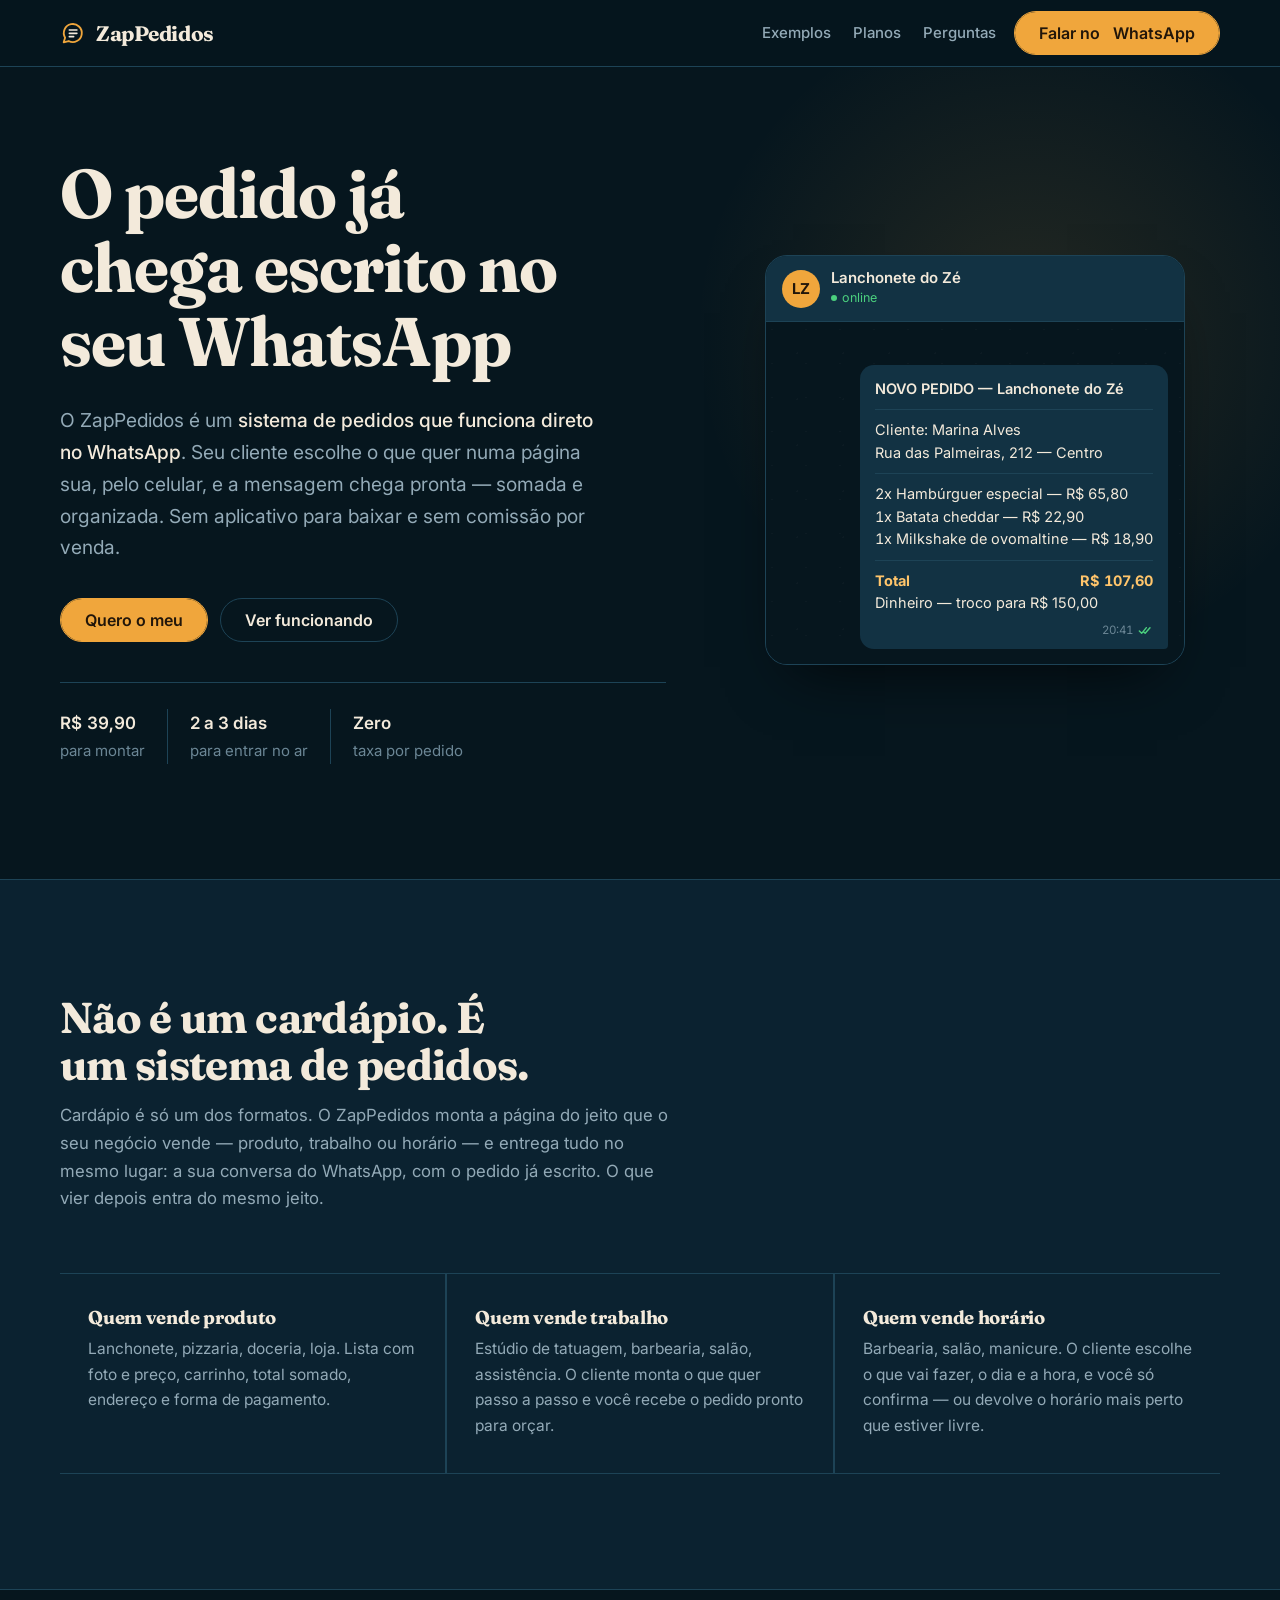
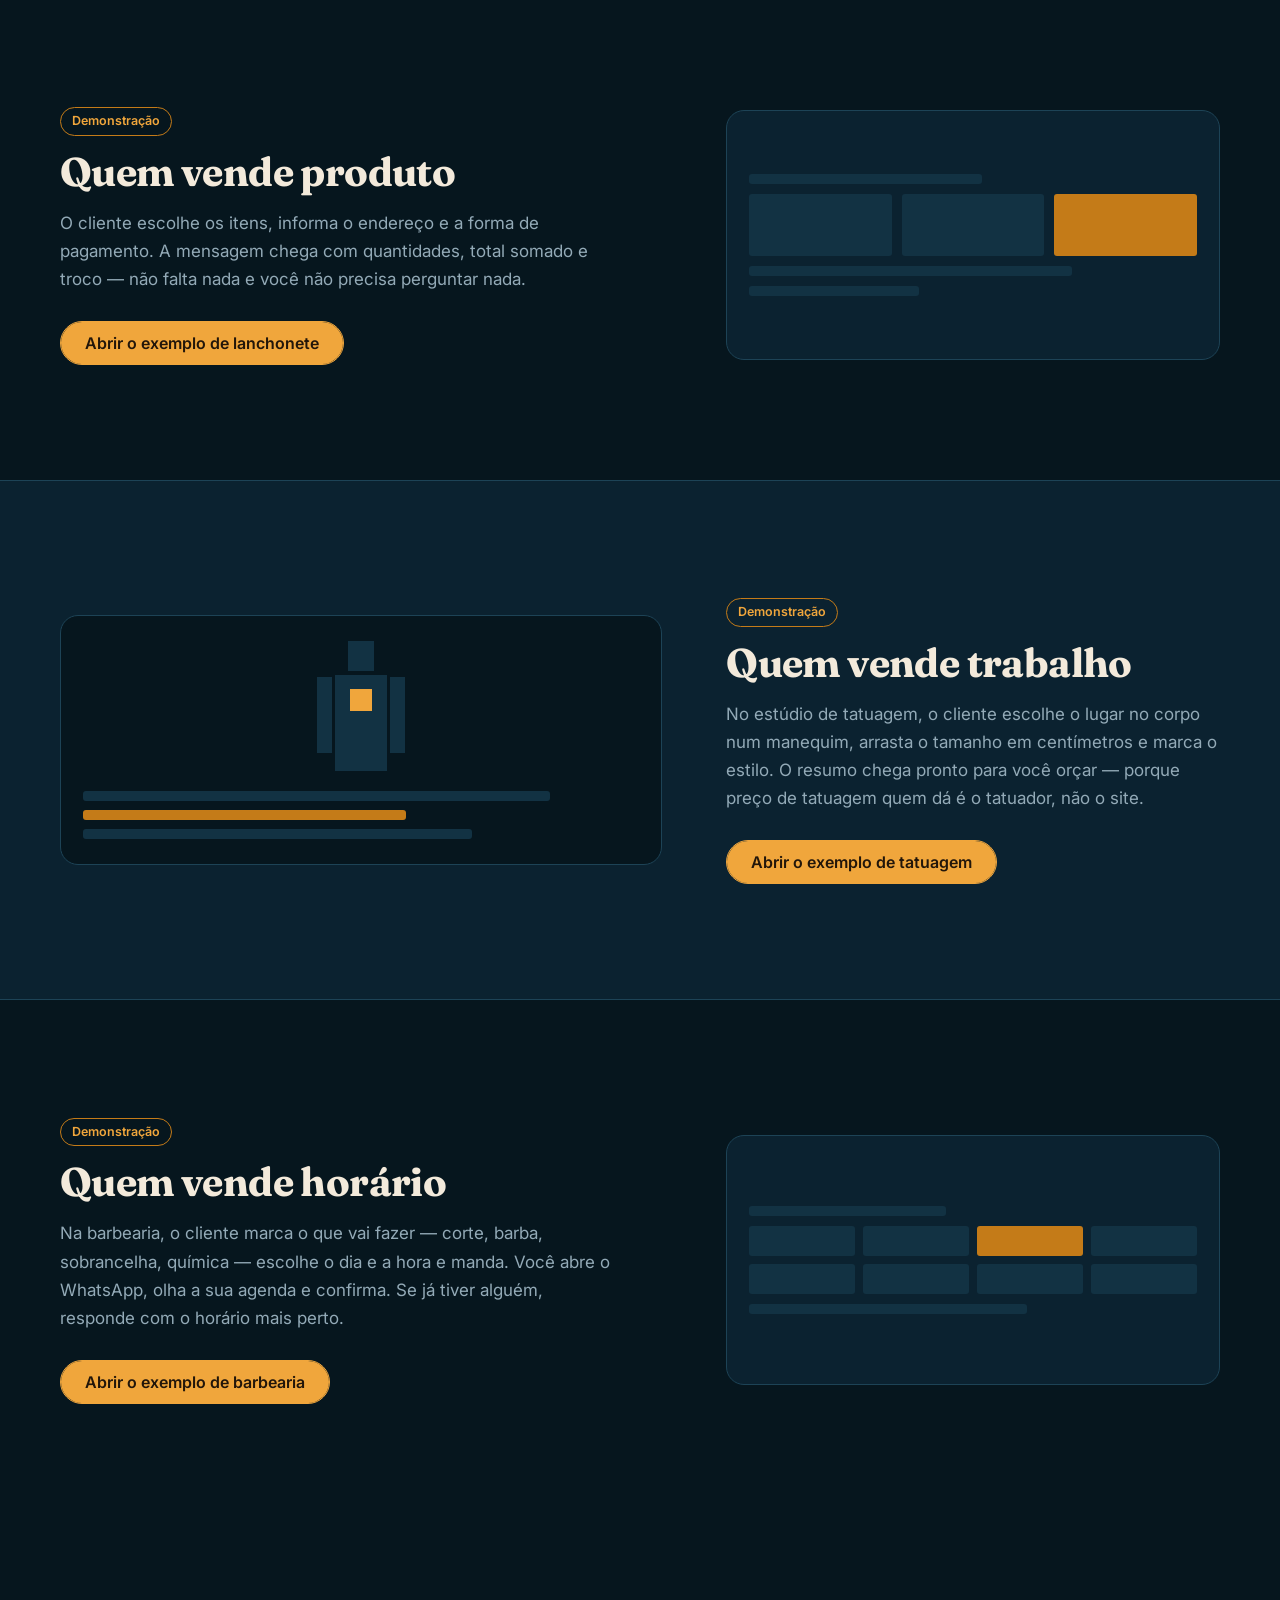
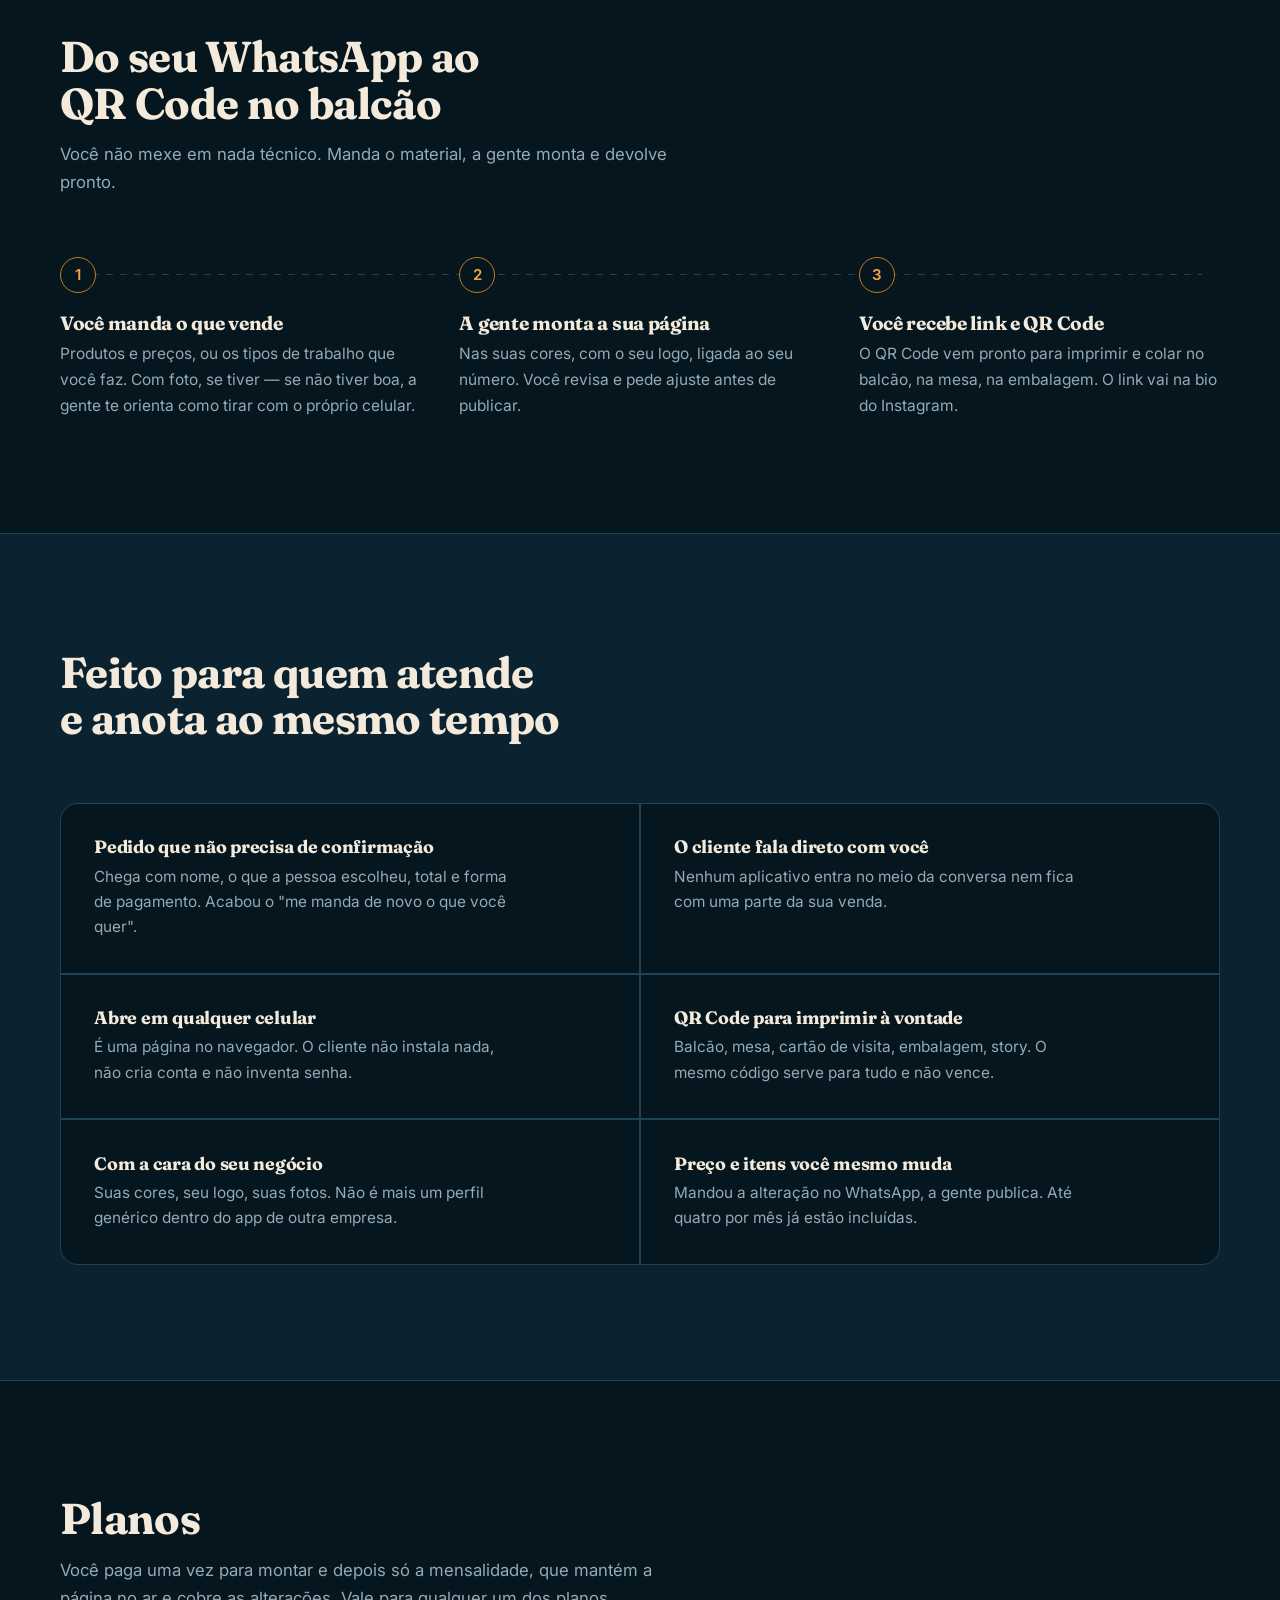
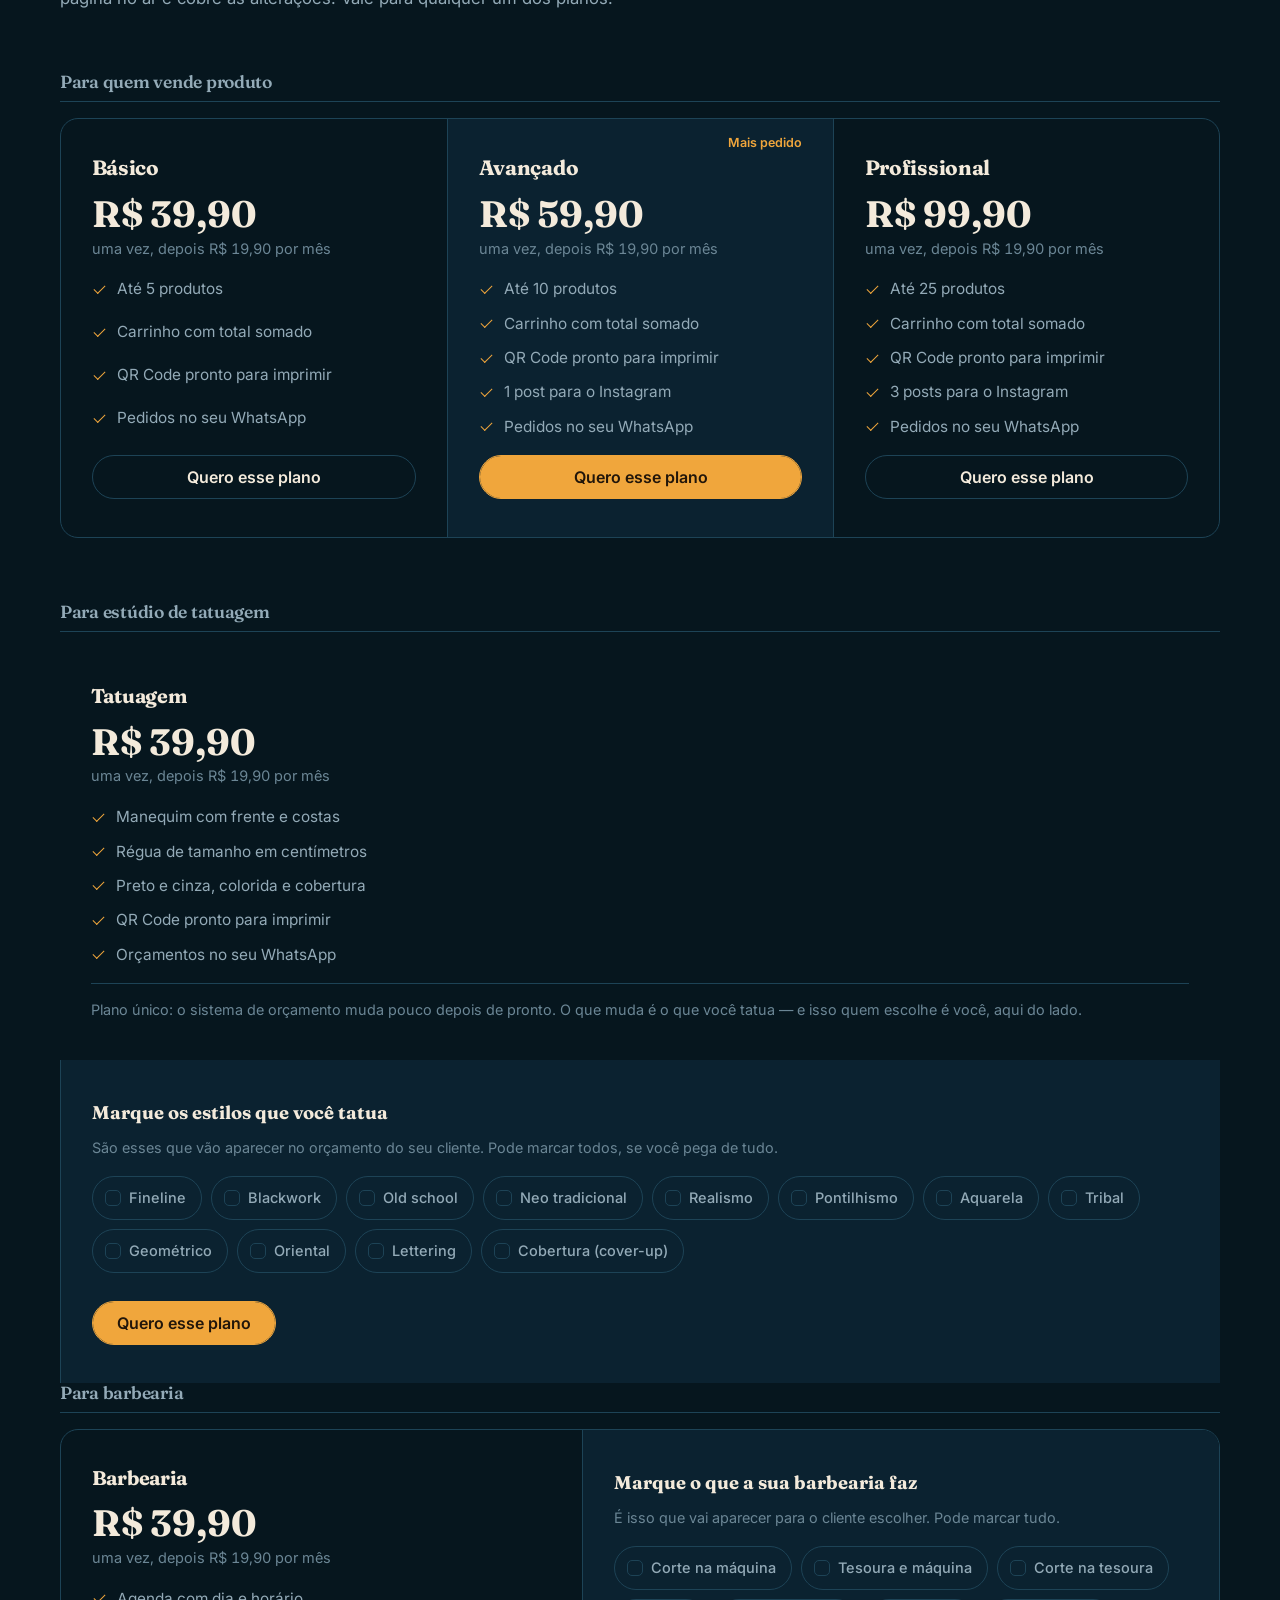
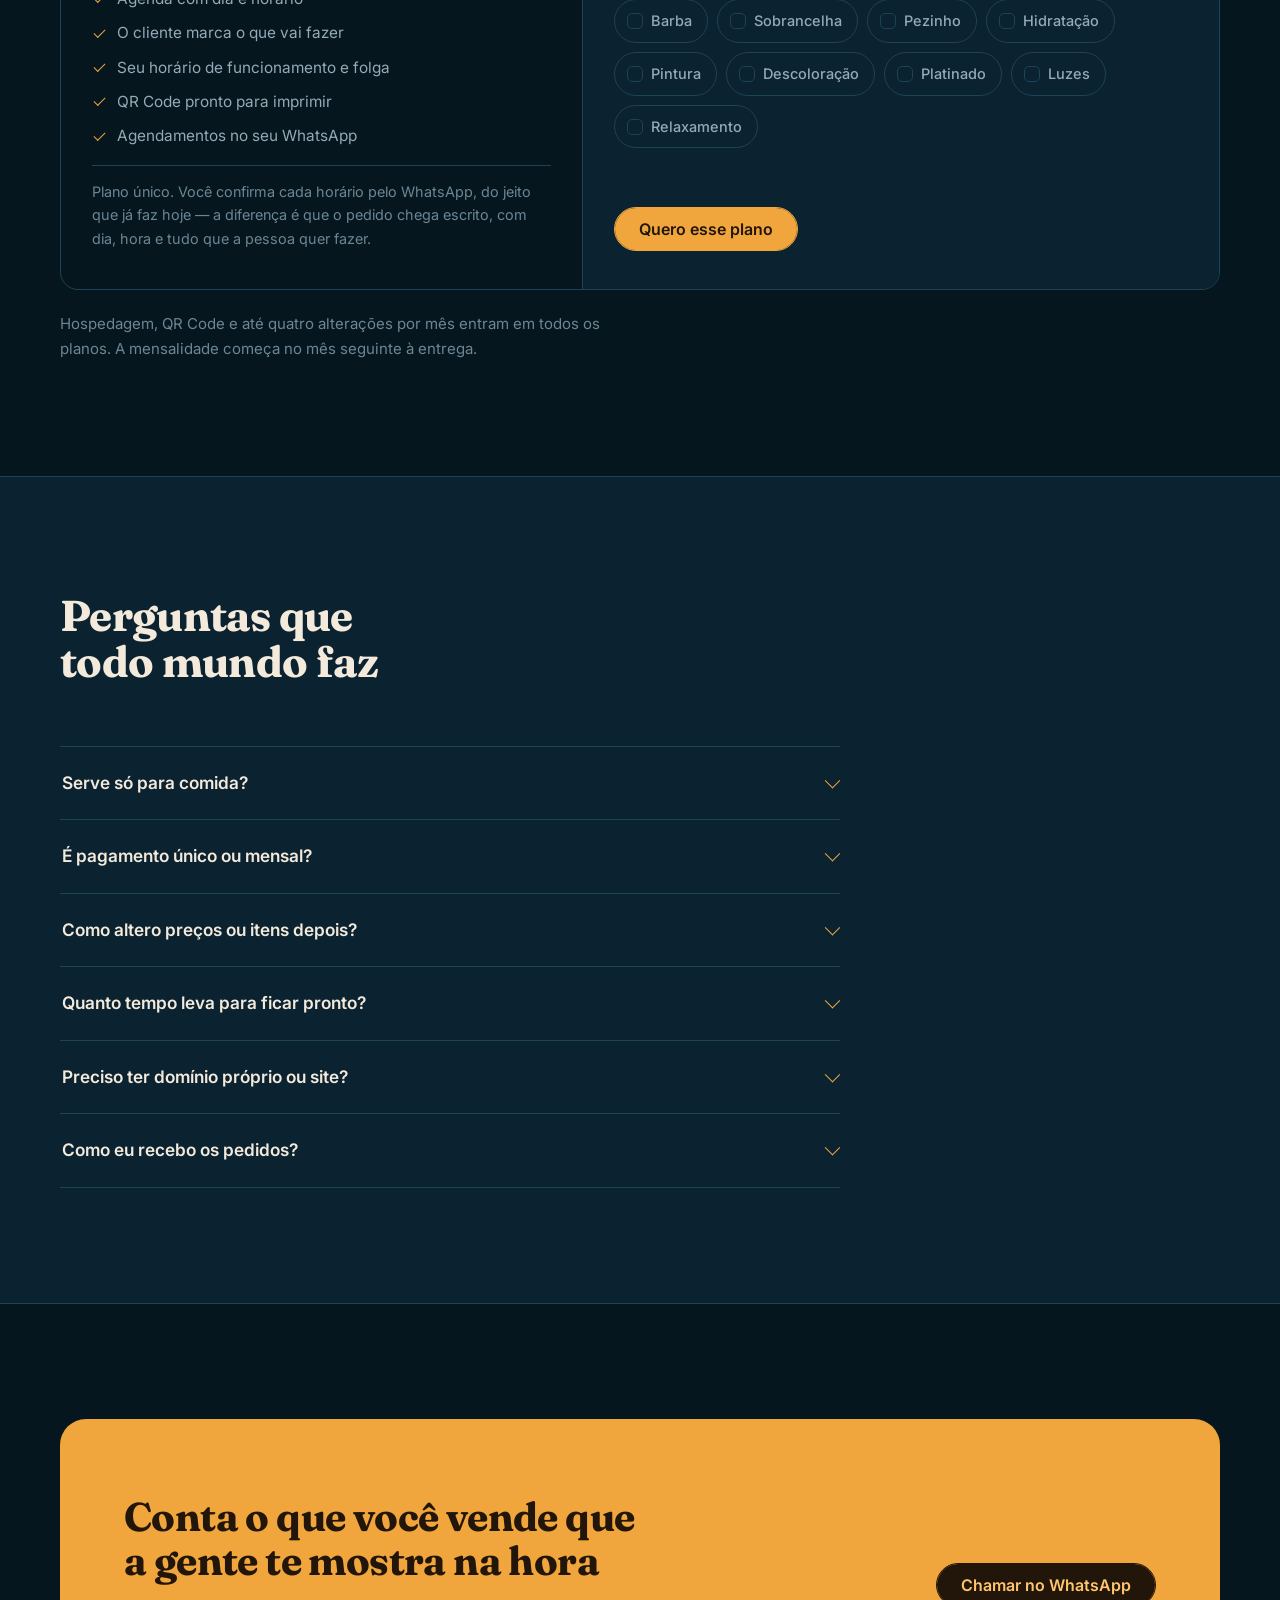
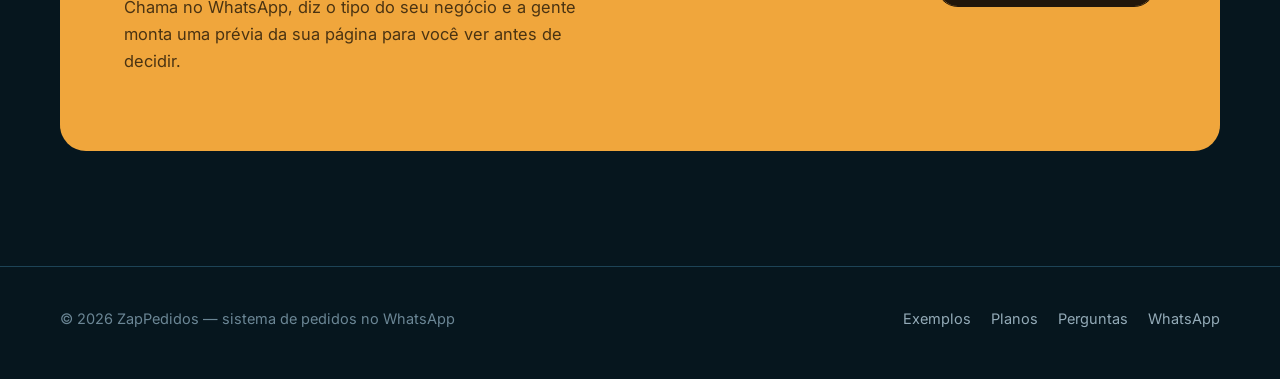
<file: index.html>
<!DOCTYPE html>
<html lang="pt-BR">
<head>
<meta charset="UTF-8">
<meta name="viewport" content="width=device-width, initial-scale=1.0">
<title>Sistema de pedidos direto no WhatsApp | ZapPedidos</title>
<meta name="description" content="O ZapPedidos é um sistema de pedidos que funciona direto no WhatsApp. Seu cliente escolhe numa página sua, pelo celular, e a mensagem chega pronta. Serve para quem vende produto, trabalho ou horário. A partir de R$ 39,90.">
<link rel="canonical" href="https://zappedidos.shop/">
<meta name="robots" content="index,follow,max-image-preview:large">
<meta name="theme-color" content="#06161E">

<link rel="icon" type="image/png" href="favicon.png">
<link rel="apple-touch-icon" href="apple-touch-icon.png">

<meta property="og:type" content="website">
<meta property="og:site_name" content="ZapPedidos">
<meta property="og:locale" content="pt_BR">
<meta property="og:url" content="https://zappedidos.shop/">
<meta property="og:title" content="Sistema de pedidos direto no WhatsApp">
<meta property="og:description" content="Seu cliente escolhe numa página sua e o pedido chega escrito no seu WhatsApp. Para quem vende produto, trabalho ou horário. Sem aplicativo e sem comissão por venda.">
<meta property="og:image" content="https://zappedidos.shop/img/og-image.png">
<meta property="og:image:width" content="1200">
<meta property="og:image:height" content="630">
<meta property="og:image:alt" content="ZapPedidos — o pedido chega escrito no WhatsApp">
<meta name="twitter:card" content="summary_large_image">
<meta name="twitter:title" content="Sistema de pedidos direto no WhatsApp">
<meta name="twitter:description" content="Seu cliente escolhe numa página sua e o pedido chega escrito no seu WhatsApp.">
<meta name="twitter:image" content="https://zappedidos.shop/img/og-image.png">

<link rel="preconnect" href="https://fonts.googleapis.com">
<link rel="preconnect" href="https://fonts.gstatic.com" crossorigin>
<link href="https://fonts.googleapis.com/css2?family=Fraunces:opsz,wght@9..144,600;9..144,700&family=Inter:wght@400;500;600;700&display=swap" rel="stylesheet">
<link rel="stylesheet" href="assets/css/tema.css">
<link rel="stylesheet" href="assets/css/home.css">
</head>
<body>

<header class="topo">
  <div class="col topo-in">
    <a class="marca" href="/">
      <svg viewBox="0 0 24 24" fill="none" aria-hidden="true">
        <path d="M3.4 20.6l1.3-4.3A8.3 8.3 0 1 1 8 19.4l-4.6 1.2z" stroke="#F0A63C" stroke-width="1.7" stroke-linejoin="round"/>
        <path d="M8.6 9.2h7M8.6 12.3h7M8.6 15.4h4" stroke="#F3EADB" stroke-width="1.5" stroke-linecap="round"/>
      </svg>
      ZapPedidos
    </a>
    <nav>
      <a href="#exemplos">Exemplos</a>
      <a href="#planos">Planos</a>
      <a href="#perguntas">Perguntas</a>
    </nav>
    <a class="btn btn-acao" data-zap="Olá! Vim pelo site do ZapPedidos e queria saber mais."><span class="so-largo">Falar no&nbsp;</span>WhatsApp</a>
  </div>
</header>

<main>

<!-- ============ abertura ============ -->
<section class="abertura">
  <div class="col abertura-grade">
    <div>
      <h1>O pedido já chega escrito no seu WhatsApp</h1>
      <p class="apoio">O ZapPedidos é um <b>sistema de pedidos que funciona direto no WhatsApp</b>. Seu cliente escolhe o que quer numa página sua, pelo celular, e a mensagem chega pronta — somada e organizada. Sem aplicativo para baixar e sem comissão por venda.</p>
      <div class="abertura-acoes">
        <a class="btn btn-acao" data-zap="Olá! Quero um sistema de pedidos do ZapPedidos para o meu negócio.">Quero o meu</a>
        <a class="btn btn-linha" href="#exemplos">Ver funcionando</a>
      </div>
      <ul class="fatos">
        <li><b class="num">R$ 39,90</b> para montar</li>
        <li><b>2 a 3 dias</b> para entrar no ar</li>
        <li><b>Zero</b> taxa por pedido</li>
      </ul>
    </div>

    <!-- a conversa: o produto inteiro em uma imagem -->
    <div class="conversa" id="conversa" aria-label="Exemplo de pedido recebido no WhatsApp">
      <div class="conversa-topo">
        <div class="conversa-foto" aria-hidden="true">LZ</div>
        <div>
          <div class="conversa-nome">Lanchonete do Zé</div>
          <div class="conversa-estado">online</div>
        </div>
      </div>
      <div class="conversa-corpo" id="conversa-corpo">
        <div class="digitando" id="digitando" aria-hidden="true"><span></span><span></span><span></span></div>

        <div class="balao" id="balao" hidden>
          <p class="linha forte">NOVO PEDIDO — Lanchonete do Zé</p>
          <div class="divisao"></div>
          <p class="linha">Cliente: Marina Alves</p>
          <p class="linha">Rua das Palmeiras, 212 — Centro</p>
          <div class="divisao"></div>
          <p class="linha num">2x Hambúrguer especial — R$ 65,80</p>
          <p class="linha num">1x Batata cheddar — R$ 22,90</p>
          <p class="linha num">1x Milkshake de ovomaltine — R$ 18,90</p>
          <div class="divisao"></div>
          <p class="total num"><span>Total</span><span>R$ 107,60</span></p>
          <p class="linha">Dinheiro — troco para R$ 150,00</p>
          <p class="rodape-balao">
            <span class="num">20:41</span>
            <svg viewBox="0 0 18 18" fill="none" aria-hidden="true">
              <path d="M1.6 9.6l2.8 2.8 5.6-6.8M7.4 11.2l1.2 1.2 5.8-6.8" stroke="currentColor" stroke-width="1.7" stroke-linecap="round" stroke-linejoin="round"/>
            </svg>
          </p>
        </div>
      </div>
    </div>
  </div>
</section>

<!-- ============ o que é ============ -->
<section class="faixa faixa-escura">
  <div class="col">
    <div class="cabeca surge">
      <h2>Não é um cardápio. É um sistema de pedidos.</h2>
      <p>Cardápio é só um dos formatos. O ZapPedidos monta a página do jeito que o seu negócio vende — produto, trabalho ou horário — e entrega tudo no mesmo lugar: a sua conversa do WhatsApp, com o pedido já escrito. O que vier depois entra do mesmo jeito.</p>
    </div>
    <div class="trio surge">
      <div class="trio-item">
        <h3>Quem vende produto</h3>
        <p>Lanchonete, pizzaria, doceria, loja. Lista com foto e preço, carrinho, total somado, endereço e forma de pagamento.</p>
      </div>
      <div class="trio-item">
        <h3>Quem vende trabalho</h3>
        <p>Estúdio de tatuagem, barbearia, salão, assistência. O cliente monta o que quer passo a passo e você recebe o pedido pronto para orçar.</p>
      </div>
      <div class="trio-item">
        <h3>Quem vende horário</h3>
        <p>Barbearia, salão, manicure. O cliente escolhe o que vai fazer, o dia e a hora, e você só confirma — ou devolve o horário mais perto que estiver livre.</p>
      </div>
    </div>
  </div>
</section>

<!-- ============ exemplo 1: produto ============ -->
<section class="faixa" id="exemplos">
  <div class="col mostra surge">
    <div class="mostra-texto">
      <span class="etiqueta">Demonstração</span>
      <h2>Quem vende produto</h2>
      <p>O cliente escolhe os itens, informa o endereço e a forma de pagamento. A mensagem chega com quantidades, total somado e troco — não falta nada e você não precisa perguntar nada.</p>
      <a class="btn btn-acao" href="restaurantes/cardapio.html">Abrir o exemplo de lanchonete</a>
    </div>
    <div class="tela" aria-hidden="true">
      <i style="width:52%"></i>
      <div class="fileira"><i></i><i></i><i class="destaque"></i></div>
      <i style="width:72%"></i>
      <i style="width:38%"></i>
    </div>
  </div>
</section>

<!-- ============ exemplo 2: trabalho ============ -->
<section class="faixa faixa-escura">
  <div class="col mostra mostra-invertida surge">
    <div class="mostra-texto">
      <span class="etiqueta">Demonstração</span>
      <h2>Quem vende trabalho</h2>
      <p>No estúdio de tatuagem, o cliente escolhe o lugar no corpo num manequim, arrasta o tamanho em centímetros e marca o estilo. O resumo chega pronto para você orçar — porque preço de tatuagem quem dá é o tatuador, não o site.</p>
      <a class="btn btn-acao" href="tattoo/tattoo.html">Abrir o exemplo de tatuagem</a>
    </div>
    <div class="tela" aria-hidden="true">
      <div class="corpo-mini">
        <i class="mini-cabeca"></i>
        <i class="mini-tronco"></i>
        <i class="mini-braco"></i>
        <i class="mini-braco dir"></i>
        <i class="mini-marca"></i>
      </div>
      <div class="pilha">
        <i style="width:84%"></i>
        <i class="destaque" style="width:58%"></i>
        <i style="width:70%"></i>
      </div>
    </div>
  </div>
</section>

<!-- ============ exemplo 3: horário ============ -->
<section class="faixa">
  <div class="col mostra surge">
    <div class="mostra-texto">
      <span class="etiqueta">Demonstração</span>
      <h2>Quem vende horário</h2>
      <p>Na barbearia, o cliente marca o que vai fazer — corte, barba, sobrancelha, química — escolhe o dia e a hora e manda. Você abre o WhatsApp, olha a sua agenda e confirma. Se já tiver alguém, responde com o horário mais perto.</p>
      <a class="btn btn-acao" href="barbearia/agenda.html">Abrir o exemplo de barbearia</a>
    </div>
    <div class="tela" aria-hidden="true">
      <i style="width:44%"></i>
      <div class="agenda-mini">
        <i></i><i></i><i class="destaque"></i><i></i>
        <i></i><i></i><i></i><i></i>
      </div>
      <i style="width:62%"></i>
    </div>
  </div>
</section>

<!-- ============ como funciona ============ -->
<section class="faixa">
  <div class="col">
    <div class="cabeca surge">
      <h2>Do seu WhatsApp ao QR Code no balcão</h2>
      <p>Você não mexe em nada técnico. Manda o material, a gente monta e devolve pronto.</p>
    </div>
    <div class="trilho">
      <div class="etapa surge">
        <h3>Você manda o que vende</h3>
        <p>Produtos e preços, ou os tipos de trabalho que você faz. Com foto, se tiver — se não tiver boa, a gente te orienta como tirar com o próprio celular.</p>
      </div>
      <div class="etapa surge">
        <h3>A gente monta a sua página</h3>
        <p>Nas suas cores, com o seu logo, ligada ao seu número. Você revisa e pede ajuste antes de publicar.</p>
      </div>
      <div class="etapa surge">
        <h3>Você recebe link e QR Code</h3>
        <p>O QR Code vem pronto para imprimir e colar no balcão, na mesa, na embalagem. O link vai na bio do Instagram.</p>
      </div>
    </div>
  </div>
</section>

<!-- ============ vantagens ============ -->
<section class="faixa faixa-escura">
  <div class="col">
    <div class="cabeca surge">
      <h2>Feito para quem atende e anota ao mesmo tempo</h2>
    </div>
    <div class="vantagens surge">
      <div class="vantagem">
        <h3>Pedido que não precisa de confirmação</h3>
        <p>Chega com nome, o que a pessoa escolheu, total e forma de pagamento. Acabou o "me manda de novo o que você quer".</p>
      </div>
      <div class="vantagem">
        <h3>O cliente fala direto com você</h3>
        <p>Nenhum aplicativo entra no meio da conversa nem fica com uma parte da sua venda.</p>
      </div>
      <div class="vantagem">
        <h3>Abre em qualquer celular</h3>
        <p>É uma página no navegador. O cliente não instala nada, não cria conta e não inventa senha.</p>
      </div>
      <div class="vantagem">
        <h3>QR Code para imprimir à vontade</h3>
        <p>Balcão, mesa, cartão de visita, embalagem, story. O mesmo código serve para tudo e não vence.</p>
      </div>
      <div class="vantagem">
        <h3>Com a cara do seu negócio</h3>
        <p>Suas cores, seu logo, suas fotos. Não é mais um perfil genérico dentro do app de outra empresa.</p>
      </div>
      <div class="vantagem">
        <h3>Preço e itens você mesmo muda</h3>
        <p>Mandou a alteração no WhatsApp, a gente publica. Até quatro por mês já estão incluídas.</p>
      </div>
    </div>
  </div>
</section>

<!-- ============ planos ============ -->
<section class="faixa" id="planos">
  <div class="col">
    <div class="cabeca surge">
      <h2>Planos</h2>
      <p>Você paga uma vez para montar e depois só a mensalidade, que mantém a página no ar e cobre as alterações. Vale para qualquer um dos planos.</p>
    </div>

    <h3 class="grupo-titulo surge">Para quem vende produto</h3>
    <div class="planos surge">
      <article class="plano">
        <h3>Básico</h3>
        <div>
          <div class="valor num">R$ 39,90</div>
          <div class="mensal num">uma vez, depois R$ 19,90 por mês</div>
        </div>
        <ul>
          <li>Até 5 produtos</li>
          <li>Carrinho com total somado</li>
          <li>QR Code pronto para imprimir</li>
          <li>Pedidos no seu WhatsApp</li>
        </ul>
        <a class="btn btn-linha" data-zap="Olá! Quero o plano Básico do ZapPedidos.">Quero esse plano</a>
      </article>

      <article class="plano plano-escolhido">
        <p class="marcador">Mais pedido</p>
        <h3>Avançado</h3>
        <div>
          <div class="valor num">R$ 59,90</div>
          <div class="mensal num">uma vez, depois R$ 19,90 por mês</div>
        </div>
        <ul>
          <li>Até 10 produtos</li>
          <li>Carrinho com total somado</li>
          <li>QR Code pronto para imprimir</li>
          <li>1 post para o Instagram</li>
          <li>Pedidos no seu WhatsApp</li>
        </ul>
        <a class="btn btn-acao" data-zap="Olá! Quero o plano Avançado do ZapPedidos.">Quero esse plano</a>
      </article>

      <article class="plano">
        <h3>Profissional</h3>
        <div>
          <div class="valor num">R$ 99,90</div>
          <div class="mensal num">uma vez, depois R$ 19,90 por mês</div>
        </div>
        <ul>
          <li>Até 25 produtos</li>
          <li>Carrinho com total somado</li>
          <li>QR Code pronto para imprimir</li>
          <li>3 posts para o Instagram</li>
          <li>Pedidos no seu WhatsApp</li>
        </ul>
        <a class="btn btn-linha" data-zap="Olá! Quero o plano Profissional do ZapPedidos.">Quero esse plano</a>
      </article>
    </div>

    <h3 class="grupo-titulo grupo-separado surge">Para estúdio de tatuagem</h3>
    <div class="plano-tattoo surge">
      <div class="servico-oferta">
        <h3>Tatuagem</h3>
        <div>
          <div class="valor num">R$ 39,90</div>
          <div class="mensal num">uma vez, depois R$ 19,90 por mês</div>
        </div>
        <ul>
          <li>Manequim com frente e costas</li>
          <li>Régua de tamanho em centímetros</li>
          <li>Preto e cinza, colorida e cobertura</li>
          <li>QR Code pronto para imprimir</li>
          <li>Orçamentos no seu WhatsApp</li>
        </ul>
        <p class="servico-nota">Plano único: o sistema de orçamento muda pouco depois de pronto. O que muda é o que você tatua — e isso quem escolhe é você, aqui do lado.</p>
      </div>

      <div class="servico-escolha">
        <h4>Marque os estilos que você tatua</h4>
        <p class="servico-dica">São esses que vão aparecer no orçamento do seu cliente. Pode marcar todos, se você pega de tudo.</p>
        <div class="estilos" id="estilos"></div>
        <a class="btn btn-acao" id="botao-tattoo">Quero esse plano</a>
      </div>
    </div>

    <h3 class="grupo-titulo surge">Para barbearia</h3>
    <div class="plano-servico surge">
      <div class="servico-oferta">
        <h3>Barbearia</h3>
        <div>
          <div class="valor num">R$ 39,90</div>
          <div class="mensal num">uma vez, depois R$ 19,90 por mês</div>
        </div>
        <ul>
          <li>Agenda com dia e horário</li>
          <li>O cliente marca o que vai fazer</li>
          <li>Seu horário de funcionamento e folga</li>
          <li>QR Code pronto para imprimir</li>
          <li>Agendamentos no seu WhatsApp</li>
        </ul>
        <p class="servico-nota">Plano único. Você confirma cada horário pelo WhatsApp, do jeito que já faz hoje — a diferença é que o pedido chega escrito, com dia, hora e tudo que a pessoa quer fazer.</p>
      </div>

      <div class="servico-escolha">
        <h4>Marque o que a sua barbearia faz</h4>
        <p class="servico-dica">É isso que vai aparecer para o cliente escolher. Pode marcar tudo.</p>
        <div class="estilos" id="servicos-barbearia"></div>
        <a class="btn btn-acao" id="botao-barbearia">Quero esse plano</a>
      </div>
    </div>

    <p class="nota">Hospedagem, QR Code e até quatro alterações por mês entram em todos os planos. A mensalidade começa no mês seguinte à entrega.</p>
  </div>
</section>

<!-- ============ perguntas ============ -->
<section class="faixa faixa-escura" id="perguntas">
  <div class="col">
    <div class="cabeca surge">
      <h2>Perguntas que todo mundo faz</h2>
    </div>
    <div class="perguntas surge">
      <details>
        <summary>Serve só para comida?</summary>
        <p>Não. O ZapPedidos é um sistema de pedidos, e comida é só o caso mais comum. Hoje já roda em estúdio de tatuagem, com manequim e régua de tamanho em vez de carrinho, e em barbearia, com agenda de dia e hora. Serve para salão, doceria, loja de roupa, assistência técnica e qualquer negócio que hoje anota pedido, orçamento ou horário no WhatsApp.</p>
      </details>
      <details>
        <summary>É pagamento único ou mensal?</summary>
        <p>Os dois. O valor do plano você paga uma vez, na montagem. Depois fica R$ 19,90 por mês, que mantém a página no ar e cobre as alterações do mês. Vale igual para o plano de tatuagem.</p>
      </details>
      <details>
        <summary>Como altero preços ou itens depois?</summary>
        <p>Manda no WhatsApp o que mudou e a gente publica. A mensalidade inclui até quatro alterações por mês, uma por semana na prática. Quem precisa mudar mais que isso, a gente combina um valor à parte.</p>
      </details>
      <details>
        <summary>Quanto tempo leva para ficar pronto?</summary>
        <p>De dois a três dias úteis depois que você mandar o material. Com tudo completo, costuma sair antes.</p>
      </details>
      <details>
        <summary>Preciso ter domínio próprio ou site?</summary>
        <p>Não precisa de nada. Sua página fica no nosso endereço, como zappedidos.shop/seunegocio, e a hospedagem já está no plano. Você não paga domínio nem servidor à parte.</p>
      </details>
      <details>
        <summary>Como eu recebo os pedidos?</summary>
        <p>No seu WhatsApp de sempre, o mesmo número que você já usa. Ao finalizar, o cliente abre uma conversa com você já com tudo escrito. Você só confirma.</p>
      </details>
    </div>
  </div>
</section>

<!-- ============ chamada final ============ -->
<section class="chamada">
  <div class="col">
    <div class="chamada-caixa surge">
      <div>
        <h2>Conta o que você vende que a gente te mostra na hora</h2>
        <p>Chama no WhatsApp, diz o tipo do seu negócio e a gente monta uma prévia da sua página para você ver antes de decidir.</p>
      </div>
      <a class="btn btn-claro" data-zap="Olá! Quero ver uma prévia da página do meu negócio.">Chamar no WhatsApp</a>
    </div>
  </div>
</section>

</main>

<footer class="rodape">
  <div class="col rodape-in">
    <span>© <span id="ano">2026</span> ZapPedidos — sistema de pedidos no WhatsApp</span>
    <nav>
      <a href="#exemplos">Exemplos</a>
      <a href="#planos">Planos</a>
      <a href="#perguntas">Perguntas</a>
      <a data-zap="Olá! Vim pelo site do ZapPedidos e queria saber mais.">WhatsApp</a>
    </nav>
  </div>
</footer>

<script type="application/ld+json">
{
  "@context":"https://schema.org",
  "@graph":[
    {"@type":"Service","name":"ZapPedidos — sistema de pedidos direto no WhatsApp",
     "url":"https://zappedidos.shop/","areaServed":"BR","inLanguage":"pt-BR",
     "description":"Sistema de pedidos com página própria, link e QR Code, que envia o pedido pronto para o WhatsApp do negócio. Para quem vende produto, quem vende trabalho e quem vende horário.",
     "offers":{"@type":"AggregateOffer","priceCurrency":"BRL","lowPrice":"39.90","highPrice":"99.90","offerCount":"5"}},
    {"@type":"FAQPage","mainEntity":[
      {"@type":"Question","name":"Serve só para comida?","acceptedAnswer":{"@type":"Answer","text":"Não. O ZapPedidos é um sistema de pedidos e comida é só o caso mais comum. Já roda em estúdio de tatuagem, com manequim e régua de tamanho, e em barbearia, com agenda de dia e hora. Serve para salão, doceria, loja e qualquer negócio que anote pedido, orçamento ou horário no WhatsApp."}},
      {"@type":"Question","name":"É pagamento único ou mensal?","acceptedAnswer":{"@type":"Answer","text":"O valor do plano é pago uma vez, na montagem. Depois fica R$ 19,90 por mês, que mantém a página no ar e cobre as alterações do mês."}},
      {"@type":"Question","name":"Como altero preços ou itens depois?","acceptedAnswer":{"@type":"Answer","text":"Manda no WhatsApp o que mudou e a gente publica. A mensalidade inclui até quatro alterações por mês."}},
      {"@type":"Question","name":"Quanto tempo leva para ficar pronto?","acceptedAnswer":{"@type":"Answer","text":"De dois a três dias úteis depois que você mandar o material."}},
      {"@type":"Question","name":"Preciso ter domínio próprio ou site?","acceptedAnswer":{"@type":"Answer","text":"Não. A página fica no nosso endereço, como zappedidos.shop/seunegocio, e a hospedagem já está no plano."}},
      {"@type":"Question","name":"Como eu recebo os pedidos?","acceptedAnswer":{"@type":"Answer","text":"No seu WhatsApp de sempre. Ao finalizar, o cliente abre uma conversa com você já com tudo escrito."}}
    ]}
  ]
}
</script>

<script src="assets/js/home.js"></script>
</body>
</html>
</file>
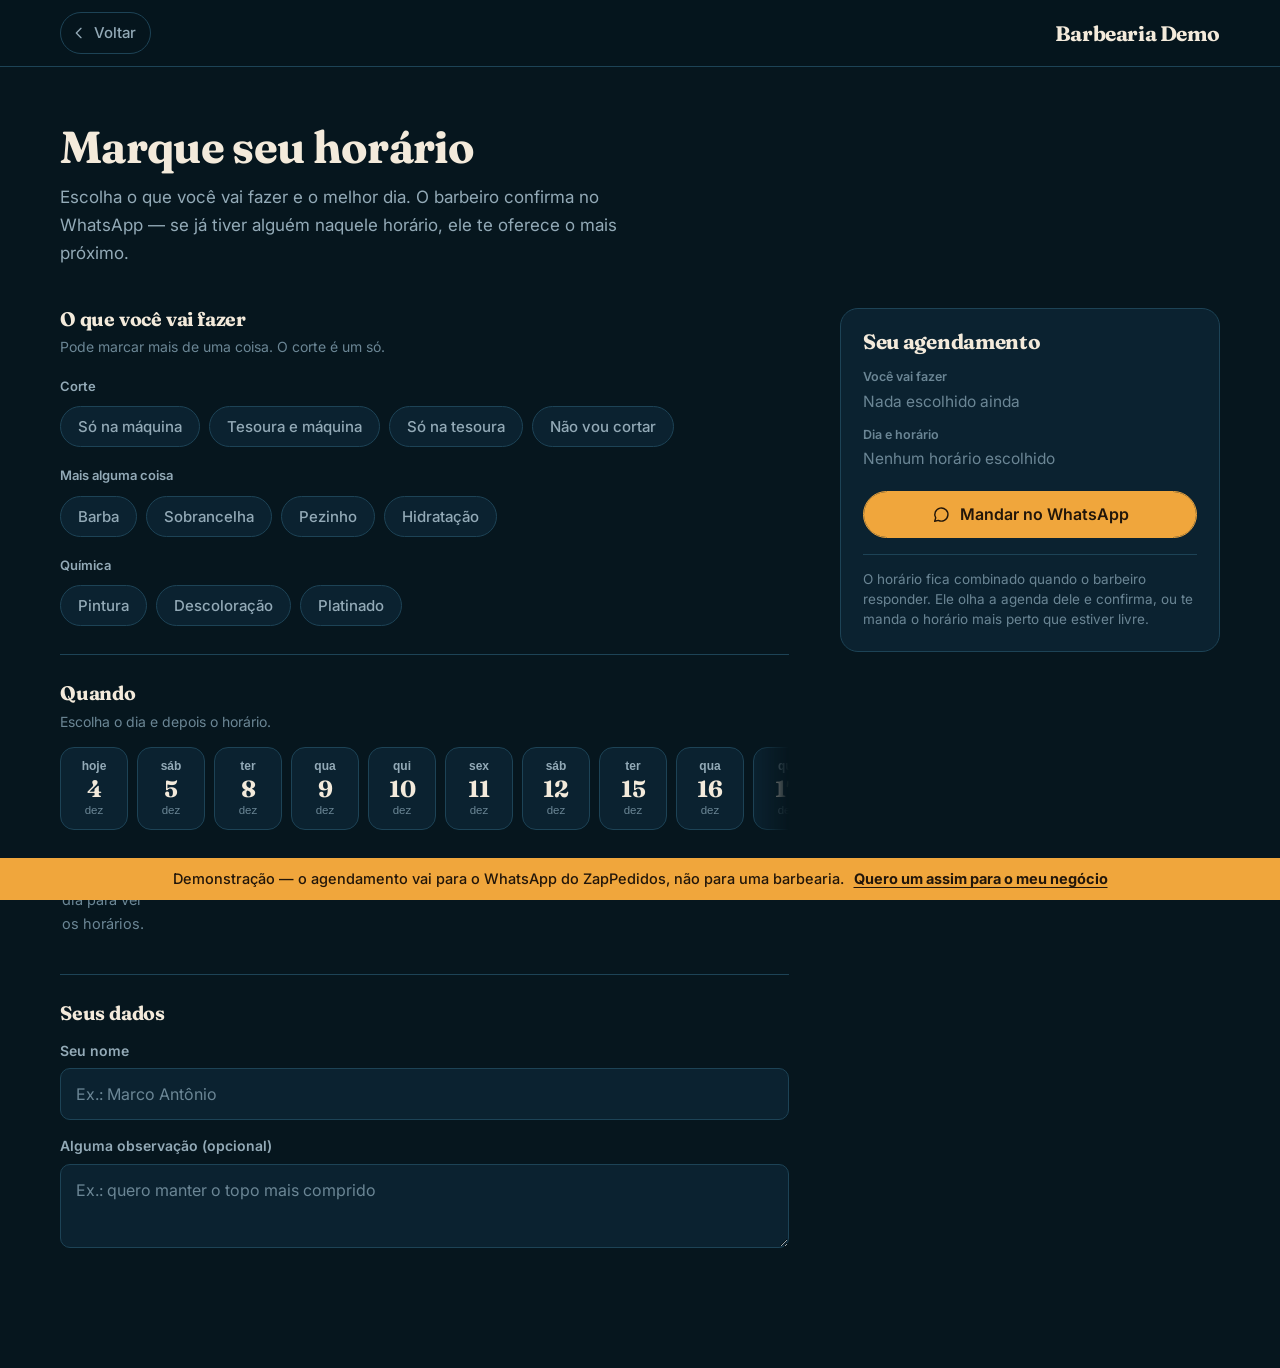
<file: barbearia/agenda.html>
<!DOCTYPE html>
<html lang="pt-BR">
<head>
<meta charset="UTF-8">
<meta name="viewport" content="width=device-width, initial-scale=1.0">
<title>Exemplo de agendamento de barbearia pelo WhatsApp | ZapPedidos</title>
<meta name="description" content="Demonstração do ZapPedidos para barbearia: o cliente escolhe o que vai fazer, o dia e o horário, e o pedido chega pronto no WhatsApp do barbeiro para confirmar.">
<link rel="canonical" href="https://zappedidos.shop/barbearia/agenda.html">
<meta name="robots" content="noindex,follow">
<meta name="theme-color" content="#06161E">

<link rel="icon" type="image/png" href="../favicon.png">
<link rel="apple-touch-icon" href="../apple-touch-icon.png">

<meta property="og:type" content="website">
<meta property="og:site_name" content="ZapPedidos">
<meta property="og:locale" content="pt_BR">
<meta property="og:url" content="https://zappedidos.shop/barbearia/agenda.html">
<meta property="og:title" content="Exemplo de agendamento de barbearia — ZapPedidos">
<meta property="og:description" content="Escolha o que vai fazer, o dia e o horário. O agendamento chega pronto no WhatsApp. É uma demonstração.">
<meta property="og:image" content="https://zappedidos.shop/img/og-image.png">
<meta property="og:image:width" content="1200">
<meta property="og:image:height" content="630">
<meta name="twitter:card" content="summary_large_image">
<meta name="twitter:image" content="https://zappedidos.shop/img/og-image.png">

<link rel="preconnect" href="https://fonts.googleapis.com">
<link rel="preconnect" href="https://fonts.gstatic.com" crossorigin>
<link href="https://fonts.googleapis.com/css2?family=Fraunces:opsz,wght@9..144,600;9..144,700&family=Inter:wght@400;500;600&display=swap" rel="stylesheet">
<link rel="stylesheet" href="../assets/css/tema.css">
<link rel="stylesheet" href="../assets/css/barbearia.css">
</head>
<body class="tem-aviso">

<header class="topo">
  <div class="col topo-in">
    <a class="voltar" href="../index.html">
      <svg viewBox="0 0 24 24" fill="none" aria-hidden="true">
        <path d="M15 5l-7 7 7 7" stroke="currentColor" stroke-width="2" stroke-linecap="round" stroke-linejoin="round"/>
      </svg>
      Voltar
    </a>
    <span class="marca" style="margin-left:auto;margin-right:0">Barbearia Demo</span>
  </div>
</header>

<section class="capa-barbearia">
  <div class="col">
    <h1>Marque seu horário</h1>
    <p>Escolha o que você vai fazer e o melhor dia. O barbeiro confirma no WhatsApp — se já tiver alguém naquele horário, ele te oferece o mais próximo.</p>
  </div>
</section>

<main class="col marcacao">

  <form class="controles" id="forma" novalidate>

    <section class="passo" role="group" aria-labelledby="t1">
      <h2 class="passo-titulo" id="t1">O que você vai fazer</h2>
      <p class="dica">Pode marcar mais de uma coisa. O corte é um só.</p>

      <p class="rotulo-grupo">Corte</p>
      <div class="opcoes" id="lista-corte"></div>

      <p class="rotulo-grupo">Mais alguma coisa</p>
      <div class="opcoes" id="lista-extras"></div>

      <p class="rotulo-grupo">Química</p>
      <div class="opcoes" id="lista-quimica"></div>
    </section>

    <section class="passo" role="group" aria-labelledby="t2">
      <h2 class="passo-titulo" id="t2">Quando</h2>
      <p class="dica">Escolha o dia e depois o horário.</p>
      <div class="dias" id="dias" role="group" aria-label="Dia"></div>
      <div class="horarios" id="horarios" role="group" aria-label="Horário"></div>
    </section>

    <section class="passo" role="group" aria-labelledby="t3">
      <h2 class="passo-titulo" id="t3">Seus dados</h2>
      <div class="campo">
        <label for="nome">Seu nome</label>
        <input type="text" id="nome" placeholder="Ex.: Marco Antônio" autocomplete="name">
      </div>
      <div class="campo">
        <label for="recado">Alguma observação (opcional)</label>
        <textarea id="recado" placeholder="Ex.: quero manter o topo mais comprido"></textarea>
      </div>
    </section>
  </form>

  <aside class="resumo" aria-label="Resumo do agendamento">
    <h2>Seu agendamento</h2>
    <dl>
      <div>
        <dt>Você vai fazer</dt>
        <dd id="resumo-servicos" class="vazio">Nada escolhido ainda</dd>
      </div>
      <div>
        <dt>Dia e horário</dt>
        <dd id="resumo-quando" class="vazio">Nenhum horário escolhido</dd>
      </div>
    </dl>

    <button type="submit" form="forma" class="btn btn-acao">
      <svg viewBox="0 0 24 24" fill="none" aria-hidden="true">
        <path d="M3.4 20.6l1.3-4.3A8.3 8.3 0 1 1 8 19.4l-4.6 1.2z" stroke="currentColor" stroke-width="1.8" stroke-linejoin="round"/>
      </svg>
      Mandar no WhatsApp
    </button>
    <p class="erro" id="erro" role="alert"></p>

    <p class="combinado">O horário fica combinado quando o barbeiro responder. Ele olha a agenda dele e confirma, ou te manda o horário mais perto que estiver livre.</p>
  </aside>
</main>

<p class="aviso-demo">
  Demonstração — o agendamento vai para o WhatsApp do ZapPedidos, não para uma barbearia.
  <a href="../index.html">Quero um assim para o meu negócio</a>
</p>

<script>
/* Para montar a página de um cliente: copie este arquivo, troque
   whatsapp, loja, horários e serviços, e ponha demo: false. */
window.ZAP = {
  whatsapp: "5524992346329",
  loja: "Barbearia Demo",
  demo: true,

  /* agenda */
  dias: 14,                 /* quantos dias para a frente mostrar */
  fechado: [0, 1],          /* 0 = domingo, 1 = segunda */
  abre: "09:00",
  fecha: "19:00",
  passo: 30,                /* de quantos em quantos minutos */
  almoco: ["12:00", "13:30"],

  /* o que a barbearia faz */
  corte: [
    "Só na máquina",
    "Tesoura e máquina",
    "Só na tesoura",
    "Não vou cortar"
  ],
  extras: [
    "Barba",
    "Sobrancelha",
    "Pezinho",
    "Hidratação"
  ],
  quimica: [
    "Pintura",
    "Descoloração",
    "Platinado"
  ]
};
</script>
<script src="../assets/js/barbearia.js"></script>

</body>
</html>
</file>
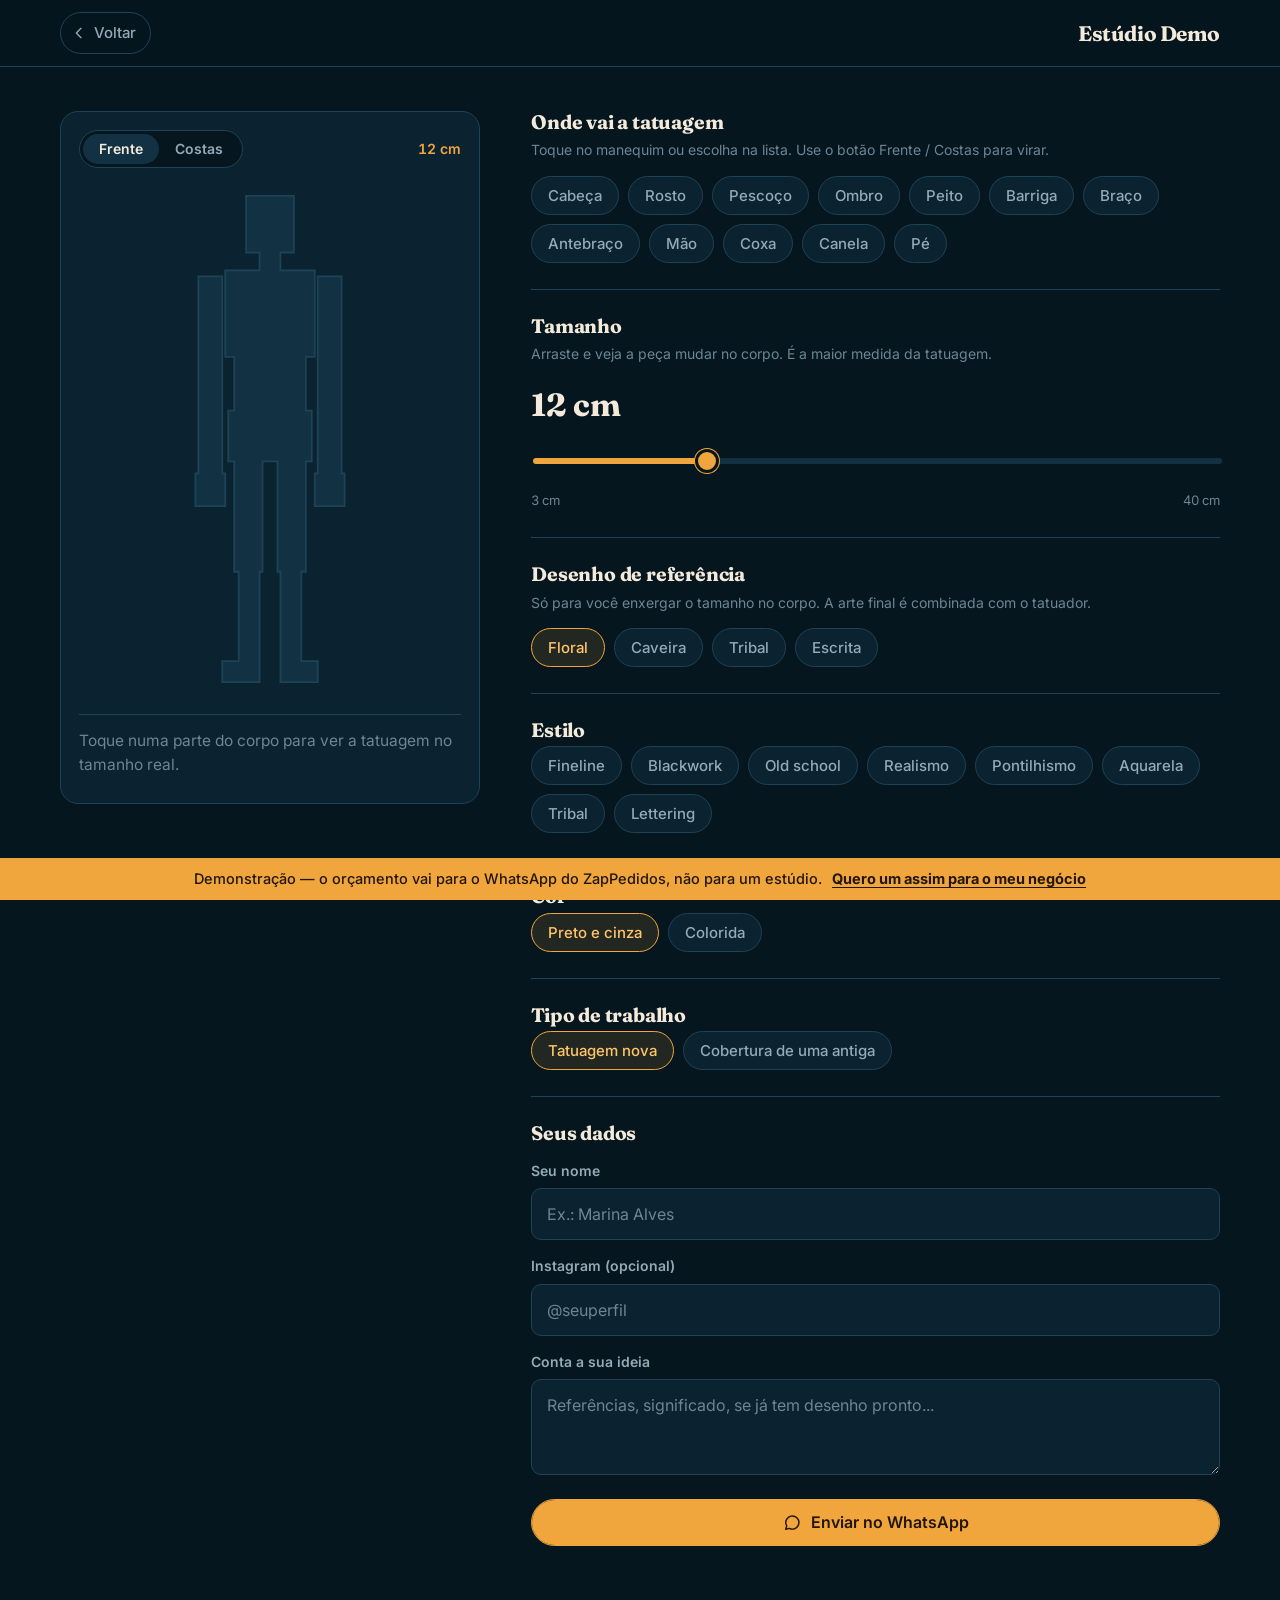
<file: tattoo/tattoo.html>
<!DOCTYPE html>
<html lang="pt-BR">
<head>
<meta charset="UTF-8">
<meta name="viewport" content="width=device-width, initial-scale=1.0">
<title>Exemplo de orçamento de tatuagem pelo WhatsApp | ZapPedidos</title>
<meta name="description" content="Demonstração do ZapPedidos para estúdio de tatuagem: o cliente escolhe o lugar no corpo, arrasta o tamanho, vê a peça no manequim e o resumo chega pronto no WhatsApp.">
<link rel="canonical" href="https://zappedidos.shop/tattoo/tattoo.html">
<meta name="robots" content="noindex,follow">
<meta name="theme-color" content="#06161E">

<link rel="icon" type="image/png" href="../favicon.png">
<link rel="apple-touch-icon" href="../apple-touch-icon.png">

<meta property="og:type" content="website">
<meta property="og:site_name" content="ZapPedidos">
<meta property="og:locale" content="pt_BR">
<meta property="og:url" content="https://zappedidos.shop/tattoo/tattoo.html">
<meta property="og:title" content="Exemplo de orçamento de tatuagem — ZapPedidos">
<meta property="og:description" content="Escolha o lugar no corpo, arraste o tamanho e veja o resumo chegar pronto no WhatsApp. É uma demonstração.">
<meta property="og:image" content="https://zappedidos.shop/img/og-image.png">
<meta property="og:image:width" content="1200">
<meta property="og:image:height" content="630">
<meta name="twitter:card" content="summary_large_image">
<meta name="twitter:image" content="https://zappedidos.shop/img/og-image.png">

<link rel="preconnect" href="https://fonts.googleapis.com">
<link rel="preconnect" href="https://fonts.gstatic.com" crossorigin>
<link href="https://fonts.googleapis.com/css2?family=Fraunces:ital,opsz,wght@0,9..144,600;0,9..144,700;1,9..144,600&family=Inter:wght@400;500;600&display=swap" rel="stylesheet">
<link rel="stylesheet" href="../assets/css/tema.css">
<link rel="stylesheet" href="../assets/css/tattoo.css">
</head>
<body class="tem-aviso">

<header class="topo">
  <div class="col topo-in">
    <a class="voltar" href="../index.html">
      <svg viewBox="0 0 24 24" fill="none" aria-hidden="true">
        <path d="M15 5l-7 7 7 7" stroke="currentColor" stroke-width="2" stroke-linecap="round" stroke-linejoin="round"/>
      </svg>
      Voltar
    </a>
    <span class="marca" style="margin-left:auto;margin-right:0">Estúdio Demo</span>
  </div>
</header>

<main class="col estudio">

  <!-- ============ manequim ============ -->
  <section class="palco" aria-label="Prévia da tatuagem no corpo">
   <div class="palco-visor">
    <div class="palco-topo">
      <div class="lado" role="group" aria-label="Lado do corpo">
        <button type="button" data-lado="frente" aria-pressed="true">Frente</button>
        <button type="button" data-lado="costas" aria-pressed="false">Costas</button>
      </div>
      <span class="medida" id="medida">12 cm</span>
    </div>

    <svg class="corpo-svg" id="corpo" viewBox="0 0 200 350" role="group"
         aria-label="Manequim: toque na parte do corpo onde vai a tatuagem">
      <defs>
        <!-- desenhos de exemplo, caixa de 100x100 -->
        <g id="arte-rosa" fill="none" stroke="currentColor" stroke-width="4.5" stroke-linecap="round" stroke-linejoin="round">
          <circle cx="50" cy="37" r="5"/>
          <path d="M44.5 30.5a9 9 0 1 1 12 10.5"/>
          <path d="M38 44a16 16 0 1 1 25 10"/>
          <path d="M32 52a24 24 0 1 0 36-25"/>
          <path d="M50 61v27"/>
          <path d="M50 72c-8 .5-14-4-16.5-11.5 9-1 15.5 3.5 16.5 11.5z"/>
          <path d="M50 81c8 .5 14-4 16.5-11.5-9-1-15.5 3.5-16.5 11.5z"/>
        </g>

        <g id="arte-caveira" fill="none" stroke="currentColor" stroke-width="4.5" stroke-linejoin="round">
          <path d="M26 44c0-15 11-27 24-27s24 12 24 27c0 9-4 14-7 17-2 2-3 4-3 7H36c0-3-1-5-3-7-3-3-7-8-7-17z"/>
          <ellipse cx="39" cy="43" rx="7" ry="8" fill="currentColor" stroke="none"/>
          <ellipse cx="61" cy="43" rx="7" ry="8" fill="currentColor" stroke="none"/>
          <path d="M50 52l-4.5 8h9z" fill="currentColor" stroke="none"/>
          <path d="M38 68v8M46 68v8M54 68v8M62 68v8" stroke-width="3.6" stroke-linecap="round"/>
          <path d="M34 77h32" stroke-width="3.6" stroke-linecap="round"/>
        </g>

        <g id="arte-tribal" fill="currentColor">
          <path d="M50 11c6 15 16 22 30 24-12 5-18 14-20 28-5-13-13-20-26-22 9-7 14-17 16-30z"/>
          <path d="M24 56c11 2 18 9 21 19-10-2-19-1-27 5 4-8 6-16 6-24z"/>
          <path d="M76 63c-10 3-16 10-19 19 10-2 18 0 25 6-4-8-6-17-6-25z"/>
        </g>

        <g id="arte-frase">
          <text x="50" y="60" text-anchor="middle" font-family="Fraunces, Georgia, serif"
                font-size="30" font-style="italic" font-weight="600" fill="currentColor">sempre</text>
        </g>

        <!-- recorte usado para a tatuagem não passar da pele -->
        <clipPath id="recorte"><rect id="recorte-area" x="0" y="0" width="0" height="0"/></clipPath>
      </defs>

      <!-- silhueta lisa: nenhuma divisão aparece para quem olha -->
      <g class="silhueta" aria-hidden="true">
        <path d="M84,12 H116 V50 H107 V62 H130 V120 H124 V156 H128 V190 H124 V264 H121 V324 H132 V338 H107 V264 H105 V190 H95 V264 H93 V338 H68 V324 H79 V264 H76 V190 H72 V156 H76 V120 H70 V62 H93 V50 H84 Z"/>
        <path d="M52,66 H68 V198 H70 V220 H50 V198 H52 Z"/>
        <path d="M148,66 H132 V198 H130 V220 H150 V198 H148 Z"/>
      </g>

      <!-- área escolhida, por baixo da tinta -->
      <rect id="destaque" class="destaque" x="0" y="0" width="0" height="0"/>

      <!-- a tatuagem, recortada pela parte do corpo: nunca sai da pele -->
      <g clip-path="url(#recorte)">
        <g class="tinta" id="tinta"></g>
      </g>

      <g id="regioes-frente" class="vista ativa">
        <rect class="regiao" data-parte="ombro" x="108" y="62" width="22" height="22" aria-hidden="true"></rect>
        <rect class="regiao" data-parte="braco" x="132" y="66" width="16" height="66" aria-hidden="true"></rect>
        <rect class="regiao" data-parte="antebraco" x="132" y="132" width="16" height="66" aria-hidden="true"></rect>
        <rect class="regiao" data-parte="mao" x="130" y="198" width="20" height="22" aria-hidden="true"></rect>
        <rect class="regiao" data-parte="coxa" x="105" y="190" width="19" height="74" aria-hidden="true"></rect>
        <rect class="regiao" data-parte="canela" x="107" y="264" width="14" height="60" aria-hidden="true"></rect>
        <rect class="regiao" data-parte="pe" x="107" y="324" width="25" height="14" aria-hidden="true"></rect>
        <rect class="regiao" data-parte="cabeca" x="84" y="12" width="32" height="38" tabindex="0" role="button" aria-label="Cabeça"><title>Cabeça</title></rect>
        <rect class="regiao" data-parte="rosto" x="88" y="20" width="24" height="24" tabindex="0" role="button" aria-label="Rosto"><title>Rosto</title></rect>
        <rect class="regiao" data-parte="pescoco" x="93" y="50" width="14" height="12" tabindex="0" role="button" aria-label="Pescoço"><title>Pescoço</title></rect>
        <rect class="regiao" data-parte="ombro" x="70" y="62" width="22" height="22" tabindex="0" role="button" aria-label="Ombro"><title>Ombro</title></rect>
        <rect class="regiao" data-parte="peito" x="76" y="84" width="48" height="36" tabindex="0" role="button" aria-label="Peito"><title>Peito</title></rect>
        <rect class="regiao" data-parte="barriga" x="76" y="120" width="48" height="36" tabindex="0" role="button" aria-label="Barriga"><title>Barriga</title></rect>
        <rect class="regiao" data-parte="braco" x="52" y="66" width="16" height="66" tabindex="0" role="button" aria-label="Braço"><title>Braço</title></rect>
        <rect class="regiao" data-parte="antebraco" x="52" y="132" width="16" height="66" tabindex="0" role="button" aria-label="Antebraço"><title>Antebraço</title></rect>
        <rect class="regiao" data-parte="mao" x="50" y="198" width="20" height="22" tabindex="0" role="button" aria-label="Mão"><title>Mão</title></rect>
        <rect class="regiao" data-parte="coxa" x="76" y="190" width="19" height="74" tabindex="0" role="button" aria-label="Coxa"><title>Coxa</title></rect>
        <rect class="regiao" data-parte="canela" x="79" y="264" width="14" height="60" tabindex="0" role="button" aria-label="Canela"><title>Canela</title></rect>
        <rect class="regiao" data-parte="pe" x="68" y="324" width="25" height="14" tabindex="0" role="button" aria-label="Pé"><title>Pé</title></rect>
      </g>

      <g id="regioes-costas" class="vista">
        <rect class="regiao" data-parte="ombro" x="70" y="62" width="22" height="22" aria-hidden="true"></rect>
        <rect class="regiao" data-parte="braco" x="52" y="66" width="16" height="66" aria-hidden="true"></rect>
        <rect class="regiao" data-parte="antebraco" x="52" y="132" width="16" height="66" aria-hidden="true"></rect>
        <rect class="regiao" data-parte="mao" x="50" y="198" width="20" height="22" aria-hidden="true"></rect>
        <rect class="regiao" data-parte="coxa" x="76" y="190" width="19" height="74" aria-hidden="true"></rect>
        <rect class="regiao" data-parte="panturrilha" x="79" y="264" width="14" height="60" aria-hidden="true"></rect>
        <rect class="regiao" data-parte="calcanhar" x="68" y="324" width="25" height="14" aria-hidden="true"></rect>
        <rect class="regiao" data-parte="cabeca" x="84" y="12" width="32" height="38" tabindex="0" role="button" aria-label="Cabeça"><title>Cabeça</title></rect>
        <rect class="regiao" data-parte="nuca" x="93" y="50" width="14" height="12" tabindex="0" role="button" aria-label="Nuca"><title>Nuca</title></rect>
        <rect class="regiao" data-parte="ombro" x="108" y="62" width="22" height="22" tabindex="0" role="button" aria-label="Ombro"><title>Ombro</title></rect>
        <rect class="regiao" data-parte="costas" x="76" y="84" width="48" height="36" tabindex="0" role="button" aria-label="Costas"><title>Costas</title></rect>
        <rect class="regiao" data-parte="lombar" x="76" y="120" width="48" height="36" tabindex="0" role="button" aria-label="Lombar"><title>Lombar</title></rect>
        <rect class="regiao" data-parte="bumbum" x="74" y="156" width="52" height="34" tabindex="0" role="button" aria-label="Bumbum"><title>Bumbum</title></rect>
        <rect class="regiao" data-parte="braco" x="132" y="66" width="16" height="66" tabindex="0" role="button" aria-label="Braço"><title>Braço</title></rect>
        <rect class="regiao" data-parte="antebraco" x="132" y="132" width="16" height="66" tabindex="0" role="button" aria-label="Antebraço"><title>Antebraço</title></rect>
        <rect class="regiao" data-parte="mao" x="130" y="198" width="20" height="22" tabindex="0" role="button" aria-label="Mão"><title>Mão</title></rect>
        <rect class="regiao" data-parte="coxa" x="105" y="190" width="19" height="74" tabindex="0" role="button" aria-label="Posterior da coxa"><title>Posterior da coxa</title></rect>
        <rect class="regiao" data-parte="panturrilha" x="107" y="264" width="14" height="60" tabindex="0" role="button" aria-label="Panturrilha"><title>Panturrilha</title></rect>
        <rect class="regiao" data-parte="calcanhar" x="107" y="324" width="25" height="14" tabindex="0" role="button" aria-label="Calcanhar"><title>Calcanhar</title></rect>
      </g>
    </svg>
   </div>

    <p class="frase" id="frase" aria-live="polite"></p>
    <p class="recado" id="recado" hidden></p>
  </section>

  <!-- ============ controles ============ -->
  <form class="controles" id="forma" novalidate>

    <section class="passo" role="group" aria-labelledby="titulo-1">
      <h2 class="passo-titulo" id="titulo-1">Onde vai a tatuagem</h2>
      <p class="dica">Toque no manequim ou escolha na lista. Use o botão Frente / Costas para virar.</p>
      <div class="opcoes" id="lista-partes"></div>
    </section>

    <section class="passo" role="group" aria-labelledby="titulo-2">
      <h2 class="passo-titulo" id="titulo-2">Tamanho</h2>
      <p class="dica">Arraste e veja a peça mudar no corpo. É a maior medida da tatuagem.</p>
      <div class="regua">
        <p class="regua-valor"><span class="so-leitor">Tamanho escolhido:</span><output id="saida-tamanho" for="tamanho">12 cm</output></p>
        <input type="range" id="tamanho" name="tamanho" min="3" max="40" step="1" value="12"
               aria-label="Tamanho da tatuagem em centímetros">
        <div class="regua-limites"><span>3 cm</span><span>40 cm</span></div>
      </div>
    </section>

    <section class="passo" role="group" aria-labelledby="titulo-3">
      <h2 class="passo-titulo" id="titulo-3">Desenho de referência</h2>
      <p class="dica">Só para você enxergar o tamanho no corpo. A arte final é combinada com o tatuador.</p>
      <div class="opcoes" id="lista-artes"></div>
    </section>

    <section class="passo" role="group" aria-labelledby="titulo-4">
      <h2 class="passo-titulo" id="titulo-4">Estilo</h2>
      <div class="opcoes" id="lista-estilos"></div>
    </section>

    <section class="passo" role="group" aria-labelledby="titulo-5">
      <h2 class="passo-titulo" id="titulo-5">Cor</h2>
      <div class="opcoes" id="lista-cores"></div>
    </section>

    <section class="passo" role="group" aria-labelledby="titulo-6">
      <h2 class="passo-titulo" id="titulo-6">Tipo de trabalho</h2>
      <div class="opcoes" id="lista-tipos"></div>
    </section>

    <section class="passo" role="group" aria-labelledby="titulo-7">
      <h2 class="passo-titulo" id="titulo-7">Seus dados</h2>
      <div class="campo">
        <label for="nome">Seu nome</label>
        <input type="text" id="nome" placeholder="Ex.: Marina Alves" autocomplete="name">
      </div>
      <div class="campo">
        <label for="instagram">Instagram (opcional)</label>
        <input type="text" id="instagram" placeholder="@seuperfil" autocomplete="off">
      </div>
      <div class="campo">
        <label for="ideia">Conta a sua ideia</label>
        <textarea id="ideia" placeholder="Referências, significado, se já tem desenho pronto..."></textarea>
      </div>

      <div class="enviar">
        <button type="submit" class="btn btn-acao">
          <svg viewBox="0 0 24 24" fill="none" aria-hidden="true">
            <path d="M3.4 20.6l1.3-4.3A8.3 8.3 0 1 1 8 19.4l-4.6 1.2z" stroke="currentColor" stroke-width="1.8" stroke-linejoin="round"/>
          </svg>
          Enviar no WhatsApp
        </button>
        <p class="erro" id="erro" role="alert"></p>
      </div>
    </section>
  </form>
</main>

<p class="aviso-demo">
  Demonstração — o orçamento vai para o WhatsApp do ZapPedidos, não para um estúdio.
  <a href="../index.html">Quero um assim para o meu negócio</a>
</p>

<script src="../assets/js/tattoo.js"></script>
</body>
</html>
</file>
<file: assets/css/tema.css>
/* ===================================================================
   ZapPedidos — tema compartilhado (cores, tipografia, botões)
   Usado pela home e pelas duas demonstrações.
   Mudar um valor aqui muda o site inteiro.
   =================================================================== */

:root{
  /* --- superfícies: petróleo profundo, sempre azul-esverdeado --- */
  --breu:      #06161E;   /* fundo da página */
  --noite:     #0B2230;   /* faixa alternada */
  --mar:       #123243;   /* bloco elevado */
  --linha:     #1D4356;   /* divisórias e contornos */

  /* --- texto --- */
  --areia:     #F3EADB;   /* texto principal, branco quente */
  --bruma:     #93AAB7;   /* texto de apoio */
  --fumaca:    #6B8695;   /* legendas, estados desligados */

  /* --- ação e apoio --- */
  --ambar:     #F0A63C;
  --ambar-cl:  #FFC56B;
  --ambar-es:  #C47B18;
  --tijolo:    #C4603F;   /* apoio quente, usar pouco */
  --zap:       #4BD07E;   /* só para o sinal do WhatsApp */

  --borda-fina: 1px solid var(--linha);
  --raio-g: 18px;
  --raio-p: 10px;

  --col: min(1160px, 100% - 48px);
  --ritmo: clamp(72px, 9vw, 124px);   /* respiro vertical entre blocos */
}

*,*::before,*::after{ box-sizing: border-box }

html{ scroll-behavior: smooth; -webkit-text-size-adjust: 100% }
@media (prefers-reduced-motion: reduce){ html{ scroll-behavior: auto } }

body{
  margin: 0;
  background: var(--breu);
  color: var(--areia);
  font: 400 17px/1.65 Inter, system-ui, -apple-system, "Segoe UI", sans-serif;
  -webkit-font-smoothing: antialiased;
}

h1,h2,h3{
  font-family: Fraunces, Georgia, "Times New Roman", serif;
  font-weight: 700;
  font-variation-settings: "SOFT" 20, "WONK" 1;
  line-height: 1.08;
  letter-spacing: -.015em;
  margin: 0;
  text-wrap: balance;
}

p{ margin: 0 }
img, svg{ max-width: 100%; display: block }

a{ color: var(--ambar); text-decoration-thickness: 1px; text-underline-offset: 3px }
a:hover{ color: var(--ambar-cl) }

:focus-visible{
  outline: 2px solid var(--ambar);
  outline-offset: 3px;
  border-radius: 4px;
}

/* números de preço sempre alinhados */
.num{ font-variant-numeric: tabular-nums }

.col{ width: var(--col); margin-inline: auto }

/* ---------------------------------------------------------------
   Botões
   O fundo é pintado só dentro do padding-box: assim nada do âmbar
   escapa por baixo da borda e aparece nos cantos arredondados.
   --------------------------------------------------------------- */
.btn{
  display: inline-flex;
  align-items: center;
  justify-content: center;
  gap: 9px;
  padding: 13px 24px;
  border: 1px solid transparent;
  background-clip: padding-box;
  border-radius: 999px;
  font: 600 16px/1 Inter, system-ui, sans-serif;
  white-space: nowrap;
  text-decoration: none;
  cursor: pointer;
  transition: background-color .18s ease, color .18s ease, border-color .18s ease, transform .12s ease;
}
.btn:active{ transform: translateY(1px) }

.btn-acao{ background-color: var(--ambar); color: #22160A; border-color: var(--ambar) }
.btn-acao:hover{ background-color: var(--ambar-cl); color: #22160A; border-color: var(--ambar-cl) }

.btn-linha{ background-color: transparent; color: var(--areia); border-color: var(--linha) }
.btn-linha:hover{ background-color: var(--mar); color: var(--areia); border-color: var(--bruma) }

.btn-claro{ background-color: #22160A; color: var(--ambar-cl); border-color: #22160A }
.btn-claro:hover{ background-color: #0d0904; color: var(--ambar-cl) }

.btn svg{ width: 19px; height: 19px; flex: none }

/* ---------------------------------------------------------------
   Cabeçalho comum
   --------------------------------------------------------------- */
.topo{
  position: sticky;
  top: 0;
  z-index: 60;
  background: color-mix(in srgb, var(--breu) 88%, transparent);
  backdrop-filter: blur(12px);
  -webkit-backdrop-filter: blur(12px);
  border-bottom: var(--borda-fina);
}
.topo-in{
  display: flex;
  align-items: center;
  gap: 18px;
  min-height: 66px;
}
.marca{
  display: inline-flex;
  align-items: center;
  gap: 10px;
  font-family: Fraunces, Georgia, serif;
  font-weight: 700;
  font-size: 21px;
  letter-spacing: -.02em;
  color: var(--areia);
  text-decoration: none;
  margin-right: auto;
}
.marca svg{ width: 26px; height: 26px }
.topo nav{ display: flex; gap: 22px; align-items: center }
.topo nav a{
  color: var(--bruma);
  text-decoration: none;
  font-size: 15px;
  font-weight: 500;
}
.topo nav a:hover{ color: var(--areia) }
@media (max-width: 760px){ .topo nav{ display: none } }
/* no celular o botão do topo fica só "WhatsApp": "Falar no WhatsApp"
   quebrava em duas linhas e esticava o cabeçalho */
@media (max-width: 520px){
  .topo .btn{ padding: 11px 17px; font-size: 15px }
  .so-largo{ display: none }
}

/* link de voltar das demonstrações */
.voltar{
  display: inline-flex;
  align-items: center;
  gap: 7px;
  color: var(--bruma);
  text-decoration: none;
  font-size: 15px;
  font-weight: 500;
  padding: 8px 14px 8px 10px;
  border: var(--borda-fina);
  border-radius: 999px;
}
.voltar:hover{ color: var(--areia); border-color: var(--bruma); background: var(--noite) }
.voltar svg{ width: 16px; height: 16px }

/* ---------------------------------------------------------------
   Aviso de demonstração (rodapé fixo das demos)
   --------------------------------------------------------------- */
.aviso-demo{
  position: fixed;
  inset: auto 0 0 0;
  z-index: 300;
  display: flex;
  flex-wrap: wrap;
  gap: 4px 10px;
  align-items: baseline;
  justify-content: center;
  padding: 11px 18px;
  background: var(--ambar);
  color: #22160A;
  font-size: 14.5px;
  font-weight: 500;
  line-height: 1.4;
  text-align: center;
}
.aviso-demo a{ color: #22160A; font-weight: 700 }
/* a faixa é fixa e fica por cima de tudo; a altura real dela é medida em
   JS e guardada em --altura-aviso, para nada ficar escondido atrás */
body.tem-aviso{ padding-bottom: calc(var(--altura-aviso, 72px) + 10px) }

/* ---------------------------------------------------------------
   Entrada discreta ao rolar — um deslocamento curto, uma vez só.
   Sem animação para quem pediu menos movimento no sistema.
   --------------------------------------------------------------- */
.surge{ opacity: 0; transform: translateY(14px) }
.surge.visivel{ opacity: 1; transform: none; transition: opacity .5s ease, transform .5s cubic-bezier(.2,.7,.3,1) }

@media (prefers-reduced-motion: reduce){
  .surge, .surge.visivel{ opacity: 1; transform: none; transition: none }
  *,*::before,*::after{ animation-duration: .001ms !important; animation-iteration-count: 1 !important; transition-duration: .001ms !important }
}

.so-leitor{
  position: absolute;
  width: 1px; height: 1px;
  margin: -1px; padding: 0;
  overflow: hidden;
  clip: rect(0 0 0 0);
  white-space: nowrap;
  border: 0;
}
</file>
<file: assets/css/home.css>
/* ===================================================================
   ZapPedidos — página inicial
   Depende de tema.css (cores, tipografia, botões).
   =================================================================== */

/* ---------------------------------------------------------------
   1. Abertura
   --------------------------------------------------------------- */
.abertura{
  padding: clamp(48px, 7vw, 92px) 0 var(--ritmo);
  position: relative;
  overflow: hidden;
}
/* brilho âmbar atrás da conversa, bem fraco */
.abertura::before{
  content: "";
  position: absolute;
  right: -10%;
  top: -14%;
  width: 760px;
  height: 760px;
  background: radial-gradient(circle, rgba(240,166,60,.13), transparent 62%);
  pointer-events: none;
}
.abertura-grade{
  position: relative;
  display: grid;
  grid-template-columns: minmax(0, 1.05fr) minmax(0, .85fr);
  gap: clamp(36px, 5vw, 76px);
  align-items: center;
}
.abertura h1{
  font-size: clamp(2.6rem, 5.6vw, 4.3rem);
  max-width: 13ch;
  margin-bottom: 26px;
}
.abertura .apoio{
  color: var(--bruma);
  font-size: clamp(1.05rem, 1.5vw, 1.2rem);
  max-width: 46ch;
  margin-bottom: 34px;
}
.abertura .apoio b{ color: var(--areia); font-weight: 500 }

.abertura-acoes{ display: flex; flex-wrap: wrap; gap: 12px; margin-bottom: 40px }

/* três fatos lado a lado, divididos por um fio — não por pontinho */
.fatos{
  display: grid;
  grid-template-columns: repeat(3, auto);
  justify-content: start;
  margin: 0;
  padding: 26px 0 0;
  border-top: var(--borda-fina);
  color: var(--fumaca);
  font-size: 15px;
}
.fatos li{
  list-style: none;
  display: flex;
  flex-direction: column;
  gap: 2px;
  padding: 0 22px;
}
.fatos li:first-child{ padding-left: 0 }
.fatos li + li{ border-left: var(--borda-fina) }
.fatos b{ color: var(--areia); font-weight: 600; font-size: 17px }

/* ---------------------------------------------------------------
   2. A conversa (o herói de verdade)
   --------------------------------------------------------------- */
.conversa{
  background: var(--noite);
  border: var(--borda-fina);
  border-radius: 22px;
  overflow: hidden;
  box-shadow: 0 30px 60px -28px rgba(0,0,0,.75);
  max-width: 420px;
  width: 100%;
  margin-inline: auto;
}
.conversa-topo{
  display: flex;
  align-items: center;
  gap: 11px;
  padding: 13px 16px;
  background: var(--mar);
  border-bottom: var(--borda-fina);
}
.conversa-foto{
  width: 38px; height: 38px;
  border-radius: 50%;
  background: var(--ambar);
  color: #22160A;
  display: grid;
  place-items: center;
  font: 700 15px/1 Inter, sans-serif;
  flex: none;
}
.conversa-nome{ font-size: 15px; font-weight: 600; line-height: 1.25 }
.conversa-estado{ font-size: 12.5px; color: var(--zap); display: flex; align-items: center; gap: 5px }
.conversa-estado::before{
  content: "";
  width: 6px; height: 6px;
  border-radius: 50%;
  background: var(--zap);
}
.conversa-corpo{
  padding: 20px 16px 16px;
  min-height: 342px;
  display: flex;
  flex-direction: column;
  justify-content: flex-end;
  gap: 10px;
  background:
    radial-gradient(circle at 18% 22%, rgba(255,255,255,.022) 0 1px, transparent 1px),
    radial-gradient(circle at 68% 68%, rgba(255,255,255,.022) 0 1px, transparent 1px),
    var(--breu);
  background-size: 34px 34px, 46px 46px;
}
.balao{
  align-self: flex-end;
  max-width: 94%;
  background: var(--mar);
  border-radius: 14px 14px 4px 14px;
  padding: 13px 15px 9px;
  font-size: 14.5px;
  line-height: 1.55;
}
.balao .linha{ margin: 0 }
.balao .forte{ font-weight: 600 }
.balao .divisao{
  height: 1px;
  background: var(--linha);
  margin: 9px 0;
}
.balao .total{
  display: flex;
  justify-content: space-between;
  gap: 16px;
  font-weight: 700;
  color: var(--ambar-cl);
}
.balao .rodape-balao{
  display: flex;
  align-items: center;
  justify-content: flex-end;
  gap: 5px;
  margin-top: 7px;
  color: var(--fumaca);
  font-size: 11.5px;
}
.balao .rodape-balao svg{ width: 15px; height: 15px; color: var(--zap) }

/* digitando… */
.digitando{
  align-self: flex-end;
  display: flex;
  gap: 4px;
  padding: 13px 15px;
  background: var(--mar);
  border-radius: 14px 14px 4px 14px;
}
.digitando span{
  width: 7px; height: 7px;
  border-radius: 50%;
  background: var(--fumaca);
  animation: pulso 1.1s infinite ease-in-out;
}
.digitando span:nth-child(2){ animation-delay: .16s }
.digitando span:nth-child(3){ animation-delay: .32s }
@keyframes pulso{ 0%,60%,100%{ opacity:.35; transform: translateY(0) } 30%{ opacity:1; transform: translateY(-3px) } }

/* a chegada da mensagem: o único momento animado da página */
.chega{ animation: chega .42s cubic-bezier(.2,.8,.3,1.05) both }
@keyframes chega{
  from{ opacity: 0; transform: translateY(12px) scale(.97) }
  to{ opacity: 1; transform: none }
}

@media (max-width: 900px){
  .abertura-grade{ grid-template-columns: 1fr; gap: 42px }
  .abertura h1{ max-width: 16ch }
  .conversa{ max-width: 380px }
}
@media (max-width: 520px){
  .fatos{ grid-template-columns: 1fr; gap: 14px }
  .fatos li{ padding: 0 }
  .fatos li + li{ border-left: 0; border-top: var(--borda-fina); padding-top: 14px }
}

/* ---------------------------------------------------------------
   3. Blocos de seção
   --------------------------------------------------------------- */
.faixa{ padding: var(--ritmo) 0 }
.faixa-escura{ background: var(--noite); border-block: var(--borda-fina) }

.cabeca{ max-width: 56ch; margin-bottom: clamp(38px, 5vw, 60px) }
.cabeca h2{ font-size: clamp(1.9rem, 3.4vw, 2.7rem); margin-bottom: 14px }
.cabeca p{ color: var(--bruma); font-size: 1.05rem }

/* ---------------------------------------------------------------
   4a. Trio "o que é" — três colunas de texto, sem card
   --------------------------------------------------------------- */
.trio{
  display: grid;
  grid-template-columns: repeat(3, 1fr);
  gap: 2px;
  background: var(--linha);
  border-block: var(--borda-fina);
}
.trio-item{ background: var(--noite); padding: clamp(24px,2.8vw,34px) clamp(20px,2.2vw,30px) }
.trio-item h3{ font-size: 1.16rem; margin-bottom: 8px }
.trio-item p{ color: var(--bruma); font-size: .97rem }
@media (max-width: 760px){ .trio{ grid-template-columns: 1fr } }

/* ---------------------------------------------------------------
   4b. Exemplos — uma faixa inteira para cada um.
   Comida e tatuagem nunca aparecem lado a lado.
   --------------------------------------------------------------- */
.mostra{
  display: grid;
  grid-template-columns: minmax(0, 1fr) minmax(0, .82fr);
  gap: clamp(30px, 5vw, 70px);
  align-items: center;
}
.mostra-invertida .mostra-texto{ order: 2 }
.mostra-texto h2{ font-size: clamp(1.8rem, 3.2vw, 2.5rem); margin: 14px 0 16px }
.mostra-texto p{ color: var(--bruma); max-width: 50ch; margin-bottom: 28px }
.etiqueta{
  display: inline-block;
  font-size: 12.5px;
  font-weight: 600;
  color: var(--ambar);
  border: 1px solid var(--ambar-es);
  border-radius: 999px;
  padding: 3px 11px;
}

/* prévia desenhada em CSS, sem imagem nenhuma */
.tela{
  border-radius: var(--raio-g);
  border: var(--borda-fina);
  background: var(--noite);
  padding: 22px;
  display: grid;
  gap: 10px;
  align-content: center;
  min-height: 250px;
}
.faixa-escura .tela{ background: var(--breu) }
.tela i{ display: block; height: 10px; border-radius: 3px; background: var(--mar) }
.tela i.destaque{ background: var(--ambar-es) }
.tela .fileira{ display: grid; grid-template-columns: repeat(3,1fr); gap: 10px }
.tela .fileira i{ height: 62px }
.tela .pilha{ display: grid; gap: 9px }

/* gradezinha de horários da prévia de barbearia */
.tela .agenda-mini{ display: grid; grid-template-columns: repeat(4, 1fr); gap: 8px }
.tela .agenda-mini i{ height: 30px }

/* bonequinho da prévia de tatuagem: retinho, igual ao do sistema.
   Os seletores repetem .tela porque `.tela i` tem especificidade maior
   que uma classe sozinha e vinha achatando tudo em 10px de altura. */
.tela .corpo-mini{ position: relative; height: 130px; margin-bottom: 10px }
.tela .corpo-mini i{
  position: absolute;
  border-radius: 0;
  background: var(--mar);
  height: auto;
}
.tela .corpo-mini .mini-cabeca{ left: calc(50% - 13px); top: 0; width: 26px; height: 30px }
.tela .corpo-mini .mini-tronco{ left: calc(50% - 26px); top: 34px; width: 52px; height: 96px }
.tela .corpo-mini .mini-braco{ left: calc(50% - 44px); top: 36px; width: 15px; height: 76px }
.tela .corpo-mini .mini-braco.dir{ left: auto; right: calc(50% - 44px) }
.tela .corpo-mini .mini-marca{
  left: calc(50% - 11px);
  top: 48px;
  width: 22px;
  height: 22px;
  background: var(--ambar);
}

@media (max-width: 860px){
  .mostra{ grid-template-columns: 1fr; gap: 30px }
  .mostra-invertida .mostra-texto{ order: 0 }
  .tela{ min-height: 0 }
}

/* ---------------------------------------------------------------
   5. Como funciona — trilho conectado (é sequência de verdade)
   --------------------------------------------------------------- */
.trilho{
  display: grid;
  grid-template-columns: repeat(3, 1fr);
  gap: clamp(20px, 3vw, 44px);
  counter-reset: etapa;
  position: relative;
}
.trilho::before{
  content: "";
  position: absolute;
  left: 18px; right: 18px;
  top: 17px;
  height: 1px;
  background: repeating-linear-gradient(to right, var(--linha) 0 7px, transparent 7px 14px);
}
.etapa{ position: relative; padding-top: 56px }
.etapa::before{
  counter-increment: etapa;
  content: counter(etapa);
  position: absolute;
  top: 0; left: 0;
  width: 36px; height: 36px;
  display: grid;
  place-items: center;
  border-radius: 50%;
  background: var(--breu);
  border: 1px solid var(--ambar-es);
  color: var(--ambar);
  font: 600 15px/1 Inter, sans-serif;
}
.faixa-escura .etapa::before{ background: var(--noite) }
.etapa h3{ font-size: 1.2rem; margin-bottom: 8px }
.etapa p{ color: var(--bruma); font-size: .97rem }
@media (max-width: 760px){
  .trilho{ grid-template-columns: 1fr; gap: 30px }
  .trilho::before{ left: 17px; right: auto; top: 18px; bottom: 18px; width: 1px; height: auto;
    background: repeating-linear-gradient(to bottom, var(--linha) 0 7px, transparent 7px 14px) }
  .etapa{ padding: 2px 0 0 56px }
}

/* ---------------------------------------------------------------
   6. Vantagens — lista editorial, sem card por item
   --------------------------------------------------------------- */
.vantagens{
  display: grid;
  grid-template-columns: repeat(2, minmax(0,1fr));
  gap: 2px;
  background: var(--linha);
  border: var(--borda-fina);
  border-radius: var(--raio-g);
  overflow: hidden;
}
.vantagem{ background: var(--breu); padding: clamp(24px, 2.6vw, 34px) }
.vantagem h3{ font-size: 1.12rem; margin-bottom: 7px }
.vantagem p{ color: var(--bruma); font-size: .96rem; max-width: 42ch }
@media (max-width: 720px){ .vantagens{ grid-template-columns: 1fr } }

/* ---------------------------------------------------------------
   7. Planos — uma faixa só, dividida
   --------------------------------------------------------------- */
.planos{
  display: grid;
  grid-template-columns: repeat(3, 1fr);
  border: var(--borda-fina);
  border-radius: var(--raio-g);
  overflow: hidden;
  background: var(--breu);
}
.plano{
  position: relative;
  display: flex;
  flex-direction: column;
  gap: 16px;
  padding: clamp(26px, 3vw, 38px) clamp(22px, 2.4vw, 32px);
}
.plano + .plano{ border-left: var(--borda-fina) }
.plano-escolhido{ background: var(--noite) }
.plano h3{ font-size: 1.3rem }
/* fica fora do fluxo: as três colunas continuam alinhadas pelo título */
.plano .marcador{
  position: absolute;
  top: 14px;
  right: clamp(22px, 2.4vw, 32px);
  margin: 0;
  font-size: 12.5px;
  font-weight: 600;
  color: var(--ambar);
}
/* vale para os planos de produto e para o de tatuagem */
.valor{
  font-family: Fraunces, Georgia, serif;
  font-size: 2.3rem;
  font-weight: 700;
  line-height: 1;
  color: var(--areia);
}
.mensal{ color: var(--fumaca); font-size: 14.5px; margin-top: 4px }
.plano ul{ list-style: none; margin: 0; padding: 0; display: grid; gap: 9px; flex: 1 }
.plano li{
  position: relative;
  padding-left: 25px;
  color: var(--bruma);
  font-size: .96rem;
}
.plano li::before{
  content: "";
  position: absolute;
  left: 2px; top: .55em;
  width: 11px; height: 6px;
  border-left: 1.8px solid var(--ambar);
  border-bottom: 1.8px solid var(--ambar);
  transform: rotate(-45deg);
}
.plano .btn{ width: 100% }
.nota{
  margin-top: 22px;
  color: var(--fumaca);
  font-size: 15px;
  max-width: 64ch;
}
@media (max-width: 860px){
  .planos{ grid-template-columns: 1fr }
  .plano + .plano{ border-left: 0; border-top: var(--borda-fina) }
}

/* --- títulos dos dois grupos de plano --- */
.grupo-titulo{
  font-size: 1.1rem;
  font-weight: 600;
  color: var(--bruma);
  margin-bottom: 16px;
  padding-bottom: 10px;
  border-bottom: var(--borda-fina);
}
.grupo-separado{ margin-top: clamp(44px, 5vw, 66px) }
.plano-servico + .grupo-titulo{ margin-top: clamp(40px, 4.5vw, 60px) }

/* --- plano de serviço: a oferta de um lado, a lista do que a pessoa faz do outro.
       Serve para tatuagem e para barbearia --- */
.plano-servico{
  display: grid;
  grid-template-columns: minmax(0, .9fr) minmax(0, 1.1fr);
  border: var(--borda-fina);
  border-radius: var(--raio-g);
  overflow: hidden;
  background: var(--breu);
}
.servico-oferta{
  padding: clamp(26px, 3vw, 38px) clamp(22px, 2.4vw, 32px);
  display: flex;
  flex-direction: column;
  gap: 16px;
}
.servico-oferta ul{ list-style: none; margin: 0; padding: 0; display: grid; gap: 9px }
.servico-oferta li{ position: relative; padding-left: 25px; color: var(--bruma); font-size: .96rem }
.servico-oferta li::before{
  content: "";
  position: absolute;
  left: 2px; top: .55em;
  width: 11px; height: 6px;
  border-left: 1.8px solid var(--ambar);
  border-bottom: 1.8px solid var(--ambar);
  transform: rotate(-45deg);
}
.servico-nota{ color: var(--fumaca); font-size: .9rem; border-top: var(--borda-fina); padding-top: 14px }

.servico-escolha{
  padding: clamp(26px, 3vw, 38px) clamp(22px, 2.4vw, 32px);
  background: var(--noite);
  border-left: var(--borda-fina);
  display: flex;
  flex-direction: column;
  gap: 8px;
}
.servico-escolha h4{
  font-family: Fraunces, Georgia, serif;
  font-weight: 700;
  font-size: 1.15rem;
  margin: 0;
}
.servico-dica{ color: var(--fumaca); font-size: .9rem; margin-bottom: 8px }
.estilos{ display: flex; flex-wrap: wrap; gap: 9px; margin-bottom: 20px }
.estilo{
  display: inline-flex;
  align-items: center;
  gap: 8px;
  padding: 9px 15px 9px 12px;
  border: var(--borda-fina);
  border-radius: 999px;
  color: var(--bruma);
  font-size: 14.5px;
  font-weight: 500;
  cursor: pointer;
  user-select: none;
  transition: border-color .15s ease, color .15s ease, background-color .15s ease;
}
.estilo:hover{ border-color: var(--bruma); color: var(--areia) }
.estilo input{ position: absolute; opacity: 0; width: 0; height: 0 }
.estilo .caixa{
  width: 16px; height: 16px;
  flex: none;
  border: 1.6px solid var(--linha);
  border-radius: 5px;
  position: relative;
}
.estilo:has(input:checked){
  border-color: var(--ambar);
  background: rgba(240,166,60,.12);
  color: var(--ambar-cl);
}
.estilo:has(input:checked) .caixa{ background: var(--ambar); border-color: var(--ambar) }
.estilo:has(input:checked) .caixa::after{
  content: "";
  position: absolute;
  left: 4px; top: 1px;
  width: 5px; height: 9px;
  border-right: 2px solid #22160A;
  border-bottom: 2px solid #22160A;
  transform: rotate(42deg);
}
.estilo:has(input:focus-visible){ outline: 2px solid var(--ambar); outline-offset: 3px }
.servico-escolha .btn{ align-self: flex-start; margin-top: auto }

@media (max-width: 860px){
  .plano-servico{ grid-template-columns: 1fr }
  .servico-escolha{ border-left: 0; border-top: var(--borda-fina) }
  .servico-escolha .btn{ width: 100% }
}

/* ---------------------------------------------------------------
   8. Perguntas — linhas finas
   --------------------------------------------------------------- */
.perguntas{ max-width: 780px; border-top: var(--borda-fina) }
.perguntas details{ border-bottom: var(--borda-fina) }
.perguntas summary{
  cursor: pointer;
  list-style: none;
  display: flex;
  justify-content: space-between;
  align-items: center;
  gap: 20px;
  padding: 22px 2px;
  font-size: 1.08rem;
  font-weight: 600;
}
.perguntas summary::-webkit-details-marker{ display: none }
.perguntas summary::after{
  content: "";
  width: 11px; height: 11px;
  flex: none;
  border-right: 1.6px solid var(--ambar);
  border-bottom: 1.6px solid var(--ambar);
  transform: rotate(45deg) translate(-2px,-2px);
  transition: transform .2s ease;
}
.perguntas details[open] summary::after{ transform: rotate(-135deg) translate(-3px,-3px) }
.perguntas p{ color: var(--bruma); padding: 0 2px 24px; max-width: 68ch }

/* ---------------------------------------------------------------
   9. Chamada final — único bloco claro
   --------------------------------------------------------------- */
.chamada{ padding: var(--ritmo) 0 }
.chamada-caixa{
  background: var(--ambar);
  color: #22160A;
  border-radius: 26px;
  padding: clamp(42px, 6vw, 76px) clamp(26px, 5vw, 70px);
  display: grid;
  grid-template-columns: minmax(0,1fr) auto;
  gap: 30px;
  align-items: center;
}
.chamada-caixa h2{ font-size: clamp(1.7rem, 3.2vw, 2.5rem); max-width: 24ch; color: #22160A }
.chamada-caixa p{ margin-top: 12px; max-width: 48ch; color: #4A3312; font-size: 1.03rem }
@media (max-width: 760px){
  .chamada-caixa{ grid-template-columns: 1fr }
  .chamada-caixa .btn{ width: 100% }
}

/* ---------------------------------------------------------------
   10. Rodapé
   --------------------------------------------------------------- */
.rodape{
  border-top: var(--borda-fina);
  padding: 40px 0 48px;
  color: var(--fumaca);
  font-size: 14.5px;
}
.rodape-in{ display: flex; flex-wrap: wrap; gap: 16px 28px; align-items: center }
.rodape nav{ display: flex; gap: 20px; margin-left: auto }
.rodape nav a{ color: var(--bruma); text-decoration: none }
.rodape nav a:hover{ color: var(--areia) }
</file>
<file: assets/css/barbearia.css>
/* ===================================================================
   ZapPedidos — agendamento de barbearia
   Depende de tema.css. Sem imagem, sem biblioteca, sem servidor:
   a grade de dias e horários é montada no próprio navegador.
   =================================================================== */

.marcacao{
  display: grid;
  grid-template-columns: minmax(0, 1fr) minmax(0, 380px);
  gap: clamp(28px, 4vw, 54px);
  padding: clamp(24px, 3.5vw, 40px) 0 40px;
  align-items: start;
}
/* sem isto a tira de dias, que rola de lado, estica a coluna inteira
   e a página ganha rolagem horizontal no celular */
.marcacao > *{ min-width: 0 }

/* ---------------------------------------------------------------
   Capa
   --------------------------------------------------------------- */
.capa-barbearia{ padding: clamp(32px, 5vw, 56px) 0 0 }
.capa-barbearia h1{ font-size: clamp(1.9rem, 4.4vw, 2.8rem); max-width: 16ch; margin-bottom: 12px }
.capa-barbearia p{ color: var(--bruma); max-width: 56ch }

/* ---------------------------------------------------------------
   Passos
   --------------------------------------------------------------- */
.passo{ padding: 0 0 28px; margin: 0; min-width: 0 }
.passo + .passo{ position: relative; padding-top: 28px }
.passo + .passo::before{
  content: "";
  position: absolute;
  inset: 0 0 auto 0;
  height: 1px;
  background: var(--linha);
}
.passo-titulo{
  font-family: Fraunces, Georgia, serif;
  font-weight: 700;
  font-size: 1.22rem;
  line-height: 1.2;
  letter-spacing: -.01em;
  margin: 0 0 4px;
}
.passo .dica{ color: var(--fumaca); font-size: 14px; margin: 0 0 14px }

.rotulo-grupo{
  font-size: 13px;
  font-weight: 600;
  color: var(--bruma);
  margin: 18px 0 9px;
}
.rotulo-grupo:first-of-type{ margin-top: 4px }

.opcoes{ display: flex; flex-wrap: wrap; gap: 9px }
.opcao{
  border: var(--borda-fina);
  background: var(--noite);
  color: var(--bruma);
  font: 500 15px/1 Inter, sans-serif;
  padding: 12px 17px;
  border-radius: 999px;
  cursor: pointer;
  transition: border-color .15s ease, color .15s ease, background-color .15s ease;
}
.opcao:hover{ border-color: var(--bruma); color: var(--areia) }
.opcao[aria-pressed="true"]{
  border-color: var(--ambar);
  background: rgba(240,166,60,.12);
  color: var(--ambar-cl);
}

/* ---------------------------------------------------------------
   Dias — tira que rola de lado
   --------------------------------------------------------------- */
.dias{
  display: flex;
  gap: 9px;
  overflow-x: auto;
  padding-bottom: 8px;
  scroll-snap-type: x proximity;
  scrollbar-width: thin;
}
.dia{
  flex: none;
  scroll-snap-align: start;
  min-width: 68px;
  padding: 11px 10px 12px;
  border: var(--borda-fina);
  border-radius: 14px;
  background: var(--noite);
  color: var(--bruma);
  cursor: pointer;
  text-align: center;
  line-height: 1.25;
  transition: border-color .15s ease, background-color .15s ease, color .15s ease;
}
.dia:hover{ border-color: var(--bruma); color: var(--areia) }
.dia .semana{ display: block; font-size: 12px; font-weight: 600; text-transform: lowercase }
.dia .numero{
  display: block;
  font-family: Fraunces, Georgia, serif;
  font-size: 1.45rem;
  font-weight: 700;
  color: var(--areia);
  font-variant-numeric: tabular-nums;
}
.dia .mes{ display: block; font-size: 11.5px; color: var(--fumaca) }
.dia[aria-pressed="true"]{
  border-color: var(--ambar);
  background: rgba(240,166,60,.12);
  color: var(--ambar-cl);
}
.dia[aria-pressed="true"] .numero,
.dia[aria-pressed="true"] .mes{ color: var(--ambar-cl) }

/* ---------------------------------------------------------------
   Horários
   --------------------------------------------------------------- */
.horarios{
  display: grid;
  grid-template-columns: repeat(auto-fill, minmax(84px, 1fr));
  gap: 9px;
  margin-top: 16px;
}
.hora{
  padding: 12px 6px;
  border: var(--borda-fina);
  border-radius: 12px;
  background: var(--noite);
  color: var(--bruma);
  font: 600 15px/1 Inter, sans-serif;
  font-variant-numeric: tabular-nums;
  cursor: pointer;
  transition: border-color .15s ease, background-color .15s ease, color .15s ease;
}
.hora:hover{ border-color: var(--bruma); color: var(--areia) }
.hora[aria-pressed="true"]{
  border-color: var(--ambar);
  background: var(--ambar);
  color: #22160A;
}
.turno{
  grid-column: 1 / -1;
  margin: 10px 0 2px;
  font-size: 12.5px;
  font-weight: 600;
  color: var(--fumaca);
}
.turno:first-child{ margin-top: 0 }
.sem-horario{ color: var(--fumaca); font-size: 14.5px; padding: 10px 2px }

/* ---------------------------------------------------------------
   Campos
   --------------------------------------------------------------- */
.campo{ display: grid; gap: 6px; margin-top: 14px }
.campo label{ font-size: 14px; font-weight: 600; color: var(--bruma) }
.campo input, .campo textarea{
  width: 100%;
  padding: 13px 15px;
  border: var(--borda-fina);
  border-radius: var(--raio-p);
  background: var(--noite);
  color: var(--areia);
  font: 400 16px/1.5 Inter, system-ui, sans-serif;
}
.campo textarea{ min-height: 84px; resize: vertical }
.campo input::placeholder, .campo textarea::placeholder{ color: var(--fumaca) }
.campo input:focus, .campo textarea:focus{ outline: none; border-color: var(--ambar) }

/* ---------------------------------------------------------------
   Resumo — acompanha a rolagem
   --------------------------------------------------------------- */
.resumo{
  position: sticky;
  top: 86px;
  background: var(--noite);
  border: var(--borda-fina);
  border-radius: var(--raio-g);
  padding: 22px;
}
.resumo h2{ font-size: 1.3rem; margin-bottom: 14px }
.resumo dl{ margin: 0; display: grid; gap: 12px }
.resumo dt{ font-size: 12.5px; font-weight: 600; color: var(--fumaca); margin-bottom: 2px }
.resumo dd{ margin: 0; color: var(--areia); font-size: 15.5px; line-height: 1.5 }
.resumo dd.vazio{ color: var(--fumaca) }
.resumo ul{ list-style: none; margin: 0; padding: 0; display: grid; gap: 5px }
.resumo li{ position: relative; padding-left: 22px; font-size: 15.5px }
.resumo li::before{
  content: "";
  position: absolute;
  left: 2px; top: .52em;
  width: 10px; height: 5px;
  border-left: 1.8px solid var(--ambar);
  border-bottom: 1.8px solid var(--ambar);
  transform: rotate(-45deg);
}
.resumo .quando{
  font-family: Fraunces, Georgia, serif;
  font-weight: 700;
  font-size: 1.32rem;
  color: var(--ambar-cl);
  line-height: 1.25;
}
.resumo .btn{ width: 100%; margin-top: 20px }
.resumo .erro{ color: var(--tijolo); font-size: 14px; margin-top: 10px }

/* o aviso de que o horário ainda não está garantido */
.combinado{
  margin-top: 16px;
  padding-top: 14px;
  border-top: var(--borda-fina);
  color: var(--fumaca);
  font-size: 13.5px;
  line-height: 1.5;
}

/* ---------------------------------------------------------------
   Celular
   --------------------------------------------------------------- */
@media (max-width: 900px){
  .marcacao{ grid-template-columns: 1fr; gap: 24px }
  /* o resumo deixa de ser grudento e vai para o fim, antes do botão */
  .resumo{ position: static }
  .horarios{ grid-template-columns: repeat(auto-fill, minmax(76px, 1fr)) }
}

/* a tira de dias rola de lado: um esmaecido na ponta avisa que tem mais */
.dias{
  -webkit-mask-image: linear-gradient(to right, #000 calc(100% - 36px), transparent);
  mask-image: linear-gradient(to right, #000 calc(100% - 36px), transparent);
}
</file>
<file: assets/css/tattoo.css>
/* ===================================================================
   ZapPedidos — demonstração de orçamento de tatuagem
   Depende de tema.css. Nenhuma imagem: o manequim e os desenhos são SVG.
   =================================================================== */

.estudio{
  display: grid;
  grid-template-columns: minmax(0, 420px) minmax(0, 1fr);
  gap: clamp(28px, 4vw, 56px);
  padding: clamp(26px, 3.5vw, 44px) 0 40px;
  align-items: start;
}

/* ---------------------------------------------------------------
   Coluna do manequim — acompanha a rolagem, então a pessoa vê a
   prévia mudar sem a página pular para lugar nenhum
   --------------------------------------------------------------- */
.palco{
  position: sticky;
  top: 86px;
  background: var(--noite);
  border: var(--borda-fina);
  border-radius: var(--raio-g);
  padding: 18px;
}
.palco-topo{
  display: flex;
  align-items: center;
  justify-content: space-between;
  gap: 12px;
  margin-bottom: 10px;
}
.lado{
  display: inline-flex;
  padding: 3px;
  background: var(--breu);
  border: var(--borda-fina);
  border-radius: 999px;
}
.lado button{
  border: 0;
  background: transparent;
  color: var(--bruma);
  font: 600 14px/1 Inter, sans-serif;
  padding: 8px 16px;
  border-radius: 999px;
  cursor: pointer;
}
.lado button[aria-pressed="true"]{ background: var(--mar); color: var(--areia) }

.medida{
  font: 600 14px/1 Inter, sans-serif;
  color: var(--ambar);
  font-variant-numeric: tabular-nums;
}

.corpo-svg{
  width: 100%;
  height: auto;
  max-height: 58vh;
  display: block;
  margin-inline: auto;
}
/* a silhueta é uma peça lisa só: nenhuma divisão do corpo aparece */
.corpo-svg .silhueta path{
  fill: var(--mar);
  stroke: var(--linha);
  stroke-width: 1.2;
  stroke-linejoin: miter;
}

/* a área escolhida: um clarear de luz na pele, não uma mancha colorida
   (âmbar translúcido sobre o azul do corpo dava um verde sujo) */
.corpo-svg .destaque{
  fill: #ffffff;
  fill-opacity: .09;
  pointer-events: none;
}

/* as partes do corpo: existem para o clique e para o recorte,
   mas não desenham nada enquanto ninguém encosta nelas */
.corpo-svg .regiao{
  fill: #ffffff;
  fill-opacity: 0;
  cursor: pointer;
  transition: fill-opacity .14s ease;
}
.corpo-svg .regiao:hover{ fill-opacity: .07 }
.corpo-svg .regiao:focus-visible{
  outline: none;
  fill-opacity: .1;
  stroke: var(--ambar-cl);
  stroke-width: 1.6;
}

.corpo-svg .tinta{ color: var(--areia); pointer-events: none }
.corpo-svg .tinta.colorida{ color: var(--ambar-cl) }

/* frase que se escreve sozinha conforme a pessoa escolhe */
.frase{
  margin-top: 14px;
  padding-top: 14px;
  border-top: var(--borda-fina);
  font-size: 15.5px;
  line-height: 1.55;
  color: var(--bruma);
  min-height: 4.6em;
}
.frase b{ color: var(--areia); font-weight: 600 }
.frase .vazio{ color: var(--fumaca) }
.recado{
  margin-top: 8px;
  font-size: 13.5px;
  color: var(--tijolo);
}

/* ---------------------------------------------------------------
   Coluna dos controles
   --------------------------------------------------------------- */
.passo{ padding: 0 0 26px; margin: 0; min-width: 0 }
/* a divisória é um pseudo-elemento: a borda de <fieldset> abre um vão
   em volta do <legend> e saía cortando o título ao meio */
.passo + .passo{ position: relative; padding-top: 26px }
.passo + .passo::before{
  content: "";
  position: absolute;
  inset: 0 0 auto 0;
  height: 1px;
  background: var(--linha);
}
.passo-titulo{
  font-family: Fraunces, Georgia, serif;
  font-weight: 700;
  font-size: 1.22rem;
  line-height: 1.2;
  letter-spacing: -.01em;
  margin: 0 0 4px;
}
.passo .dica{ color: var(--fumaca); font-size: 14px; margin-bottom: 14px }

.opcoes{ display: flex; flex-wrap: wrap; gap: 9px }
.opcao{
  border: var(--borda-fina);
  background: var(--noite);
  color: var(--bruma);
  font: 500 15px/1 Inter, sans-serif;
  padding: 11px 16px;
  border-radius: 999px;
  cursor: pointer;
  transition: border-color .15s ease, color .15s ease, background-color .15s ease;
}
.opcao:hover{ border-color: var(--bruma); color: var(--areia) }
.opcao[aria-pressed="true"]{
  border-color: var(--ambar);
  background: rgba(240,166,60,.12);
  color: var(--ambar-cl);
}

/* ---- régua de tamanho ---- */
.regua{ display: grid; gap: 10px }
.regua-valor{
  display: flex;
  align-items: baseline;
  gap: 8px;
  font-family: Fraunces, Georgia, serif;
  font-weight: 700;
  font-size: 2rem;
  color: var(--areia);
  font-variant-numeric: tabular-nums;
}
.regua-valor span{ font-family: Inter, sans-serif; font-size: 15px; font-weight: 500; color: var(--fumaca) }

input[type="range"]{
  -webkit-appearance: none;
  appearance: none;
  width: 100%;
  height: 34px;
  background: transparent;
  cursor: pointer;
}
input[type="range"]::-webkit-slider-runnable-track{
  height: 6px;
  border-radius: 999px;
  background: linear-gradient(to right, var(--ambar) var(--preenchido,0%), var(--mar) var(--preenchido,0%));
}
input[type="range"]::-moz-range-track{ height: 6px; border-radius: 999px; background: var(--mar) }
input[type="range"]::-moz-range-progress{ height: 6px; border-radius: 999px; background: var(--ambar) }
input[type="range"]::-webkit-slider-thumb{
  -webkit-appearance: none;
  appearance: none;
  width: 24px; height: 24px;
  margin-top: -9px;
  border-radius: 50%;
  background: var(--ambar);
  border: 3px solid var(--breu);
  box-shadow: 0 0 0 1px var(--ambar);
}
input[type="range"]::-moz-range-thumb{
  width: 20px; height: 20px;
  border-radius: 50%;
  background: var(--ambar);
  border: 3px solid var(--breu);
}
input[type="range"]:focus-visible{ outline: 2px solid var(--ambar-cl); outline-offset: 4px; border-radius: 999px }
.regua-limites{
  display: flex;
  justify-content: space-between;
  color: var(--fumaca);
  font-size: 13px;
  font-variant-numeric: tabular-nums;
}

/* ---- campos ---- */
.campo{ display: grid; gap: 6px; margin-top: 14px }
.campo label{ font-size: 14px; font-weight: 600; color: var(--bruma) }
.campo input, .campo textarea{
  width: 100%;
  padding: 13px 15px;
  border: var(--borda-fina);
  border-radius: var(--raio-p);
  background: var(--noite);
  color: var(--areia);
  font: 400 16px/1.5 Inter, system-ui, sans-serif;
}
.campo textarea{ min-height: 96px; resize: vertical }
.campo input::placeholder, .campo textarea::placeholder{ color: var(--fumaca) }
.campo input:focus, .campo textarea:focus{ outline: none; border-color: var(--ambar) }

.enviar{ margin-top: 24px; display: flex; flex-wrap: wrap; gap: 12px; align-items: center }
.enviar .btn{ flex: 1 1 260px }
.enviar .erro{ color: var(--tijolo); font-size: 14px; flex: 1 1 100% }

/* ---------------------------------------------------------------
   Celular
   --------------------------------------------------------------- */
@media (max-width: 900px){
  .estudio{ grid-template-columns: 1fr; gap: 20px }

  /* No celular só o visor fica grudado no topo. A frase sai de dentro
     dele e rola junto com os controles: presa lá, ela era cortada no
     meio e o painel ainda cobria o botão de enviar. */
  /* display:contents dissolve o painel no grid da página. Sem isso o
     visor só ficava grudado enquanto o painel estava na tela — e o
     painel é curto, então o manequim sumia logo no começo da lista. */
  .palco{ display: contents }
  .palco-visor{
    position: sticky;
    top: 58px;
    z-index: 20;
    padding: 12px 14px;
    background: var(--noite);
    border: var(--borda-fina);
    border-radius: var(--raio-g);
    box-shadow: 0 16px 22px -18px rgba(0,0,0,.95);
  }
  .corpo-svg{ max-height: 32vh }
  .frase{
    min-height: 0;
    margin-top: 14px;
    padding: 14px 16px;
    border-top: 0;
    border: var(--borda-fina);
    border-radius: var(--raio-g);
    background: var(--noite);
    font-size: 14.5px;
  }
  .recado{ font-size: 13px; padding: 0 2px }
}

/* As vistas trocam por classe, não por hidden: o atributo hidden do HTML
   não vale dentro de SVG, e a propriedade .hidden também não existe nesse
   namespace — a vista "escondida" continuava visível e roubando os cliques. */
.corpo-svg .vista{ display: none }
.corpo-svg .vista.ativa{ display: inline }
</file>
